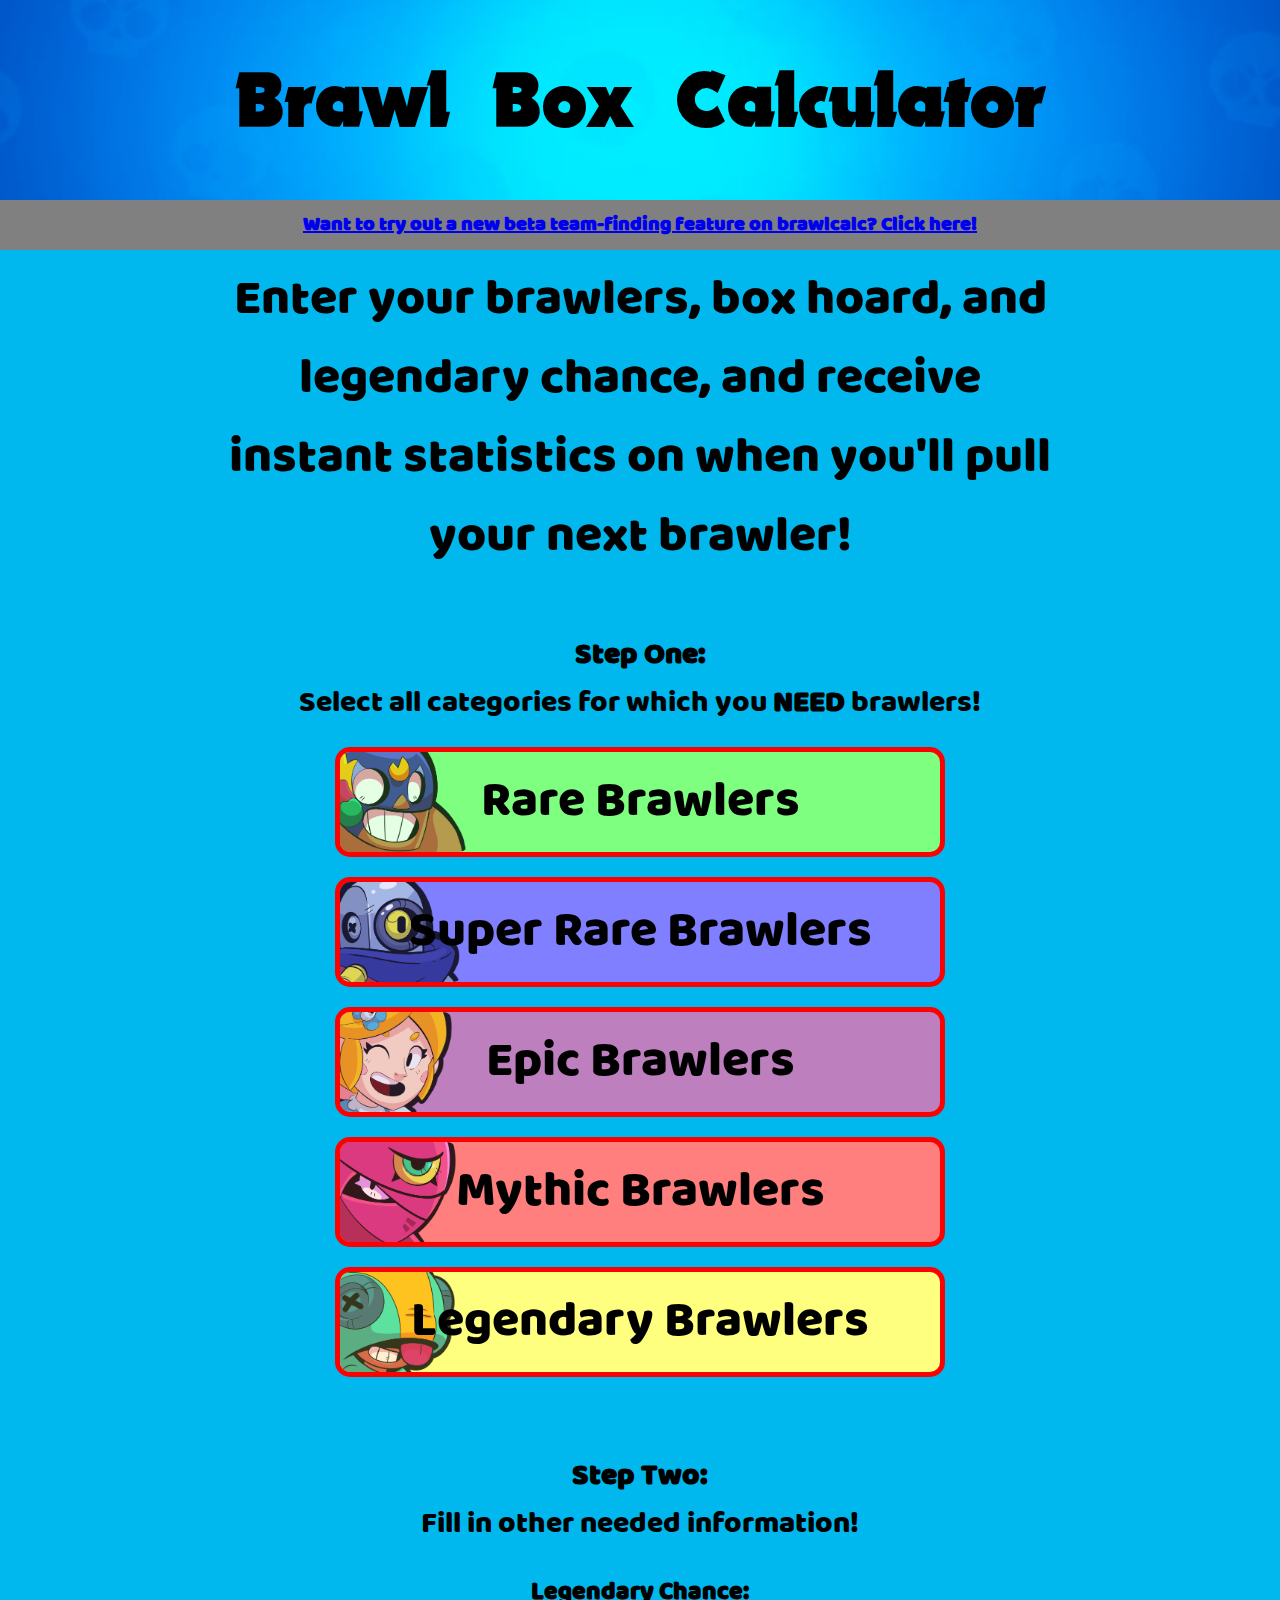
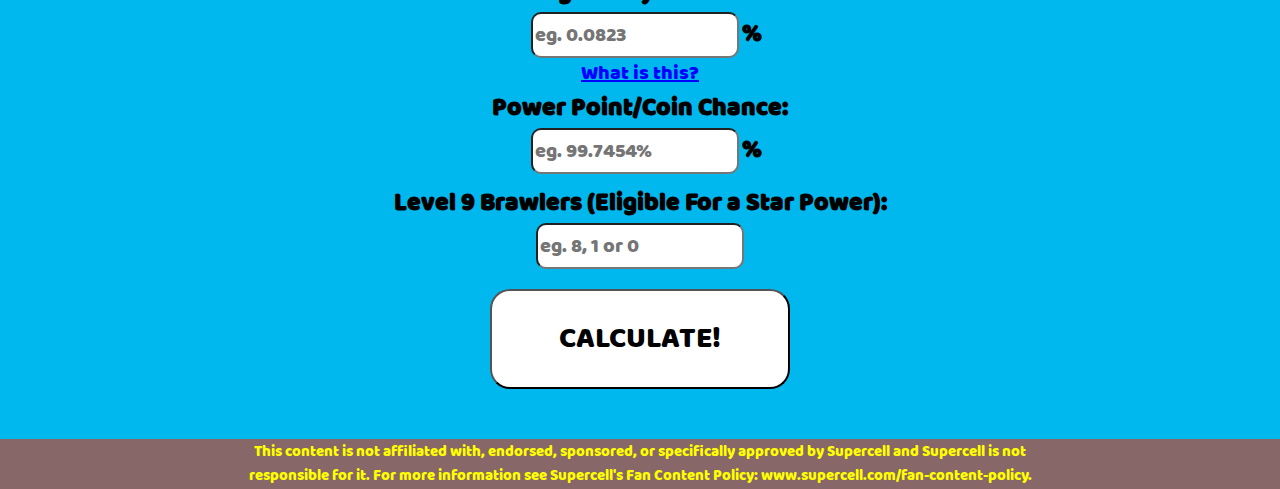
<file: docs/index.html>
<!DOCTYPE html>
<html>
<head>
    <meta name="viewport" content="width=1000">
<script src = "js/fastclick.min.js"></script>
    <!-- Global site tag (gtag.js) - Google Analytics -->
<link rel="stylesheet" type="text/css" href="css/main.css">
<title>Enter your information!</title>
<meta name="keywords" content="brawl box,calculator,simulator,brawl stars,brawlcalc,legendary">
<script src = 'js/jquery-3.3.1.min.js'></script>
</head>
<body bgcolor = '#676767'>
<div id = 'homehead' style = "height: 250px !important;">
<h1 id = 'webtitle'>Brawl Box Calculator</h1>
<a href = "https://brawlcalc.com/findgroup.php"><div width = 100% height = "50px" style = "background: grey;"><h3 style = "width: 800px; font-size: 20px; height: 50px !important; line-height: 50px;" style = "color: blue;">Want to try out a new beta team-finding feature on brawlcalc? Click here!</h3></div></a>
</div>
<div id = 'selectcont'>
<p id = 'homeinfo'>Enter your brawlers, box hoard, and legendary chance, and receive instant statistics on when you&#39ll pull your next brawler!</p>
    <div id = 'brawlers' align = 'center'>
        <div style = 'font-size: 30px; margin: 25px auto; width: 800px; word-wrap: normal; text-align: center; tabindex="1"'>
            <b>Step One:</b><br>
        Select all categories for which you <b>NEED</b> brawlers!
    </div>
    <div onclick = 'toggle(this)' class = 'untoggled tablecont rareBack brawlerimg heroimg classSelect' id = 'rareBrawl'><img class = 'heroimgtrue' src = 'cgi-bin/primo.png'><p>Rare Brawlers</p></div>
    <div class = 'classSelectInput hidden brawlCount' id = 'rareBrawlCount'><p>Rare Brawlers missing:</p><input name = "o" type = 'number' id = 'rareBrawlCountInput' value = "1" onchange = "countEdit(this)"></input></div>
    <div onclick = 'toggle(this)' class = 'untoggled tablecont superrareBack brawlerimg heroimg classSelect' id = 'superrareBrawl'><img class = 'heroimgtrue' src = 'cgi-bin/rico.png'><p>Super Rare Brawlers</p></div>
    <div class = 'classSelectInput hidden brawlCount' name = "oa" id = 'superrareBrawlCount'><p>Super Rare Brawlers missing:</p><input name = "o" type = 'number' id = 'superrareBrawlCountInput' value = "1" onchange = "countEdit(this)"></input></div>
    <div onclick = 'toggle(this)' class = 'untoggled tablecont epicBack brawlerimg heroimg classSelect' id = 'epicBrawl'><img class = 'heroimgtrue' src = 'cgi-bin/piper.png'><p>Epic Brawlers</p></div>
    <div class = 'classSelectInput hidden brawlCount' name = "ob" id = 'epicBrawlCount'><p>Epic Brawlers missing:</p><input name = "o" type = 'number' id = 'epicBrawlCountInput' value = "1" onchange = "countEdit(this)"></input></div>
    <div onclick = 'toggle(this)' class = 'untoggled tablecont mythicBack brawlerimg heroimg classSelect' id = 'mythicBrawl'><img class = 'heroimgtrue' src = 'cgi-bin/tara.png'><p>Mythic Brawlers</p></div>
    <div class = 'classSelectInput hidden brawlCount' name = "oc" id = 'mythicBrawlCount'><p>Mythic Brawlers missing:</p><input name = "o" type = 'number' id = 'mythicBrawlCountInput' value = "1" onchange = "countEdit(this)"></input></div>
    <div onclick = 'toggle(this)' class = 'untoggled tablecont legendaryBack brawlerimg heroimg classSelect' id = 'legendaryBrawl'><img class = 'heroimgtrue' src = 'cgi-bin/leon.png'><p>Legendary Brawlers</p></div>
    <div class = 'classSelectInput hidden brawlCount' name = "od" id = 'legendaryBrawlCount'><p>Legendary Brawlers missing:</p><input name = "o" type = 'number' id = 'legendaryBrawlCountInput' value = "1" onchange = "countEdit(this)"></input></div>
    </div>
    <br>
    <div style = 'font-size: 30px; margin: 25px auto; width: 800px; word-wrap: normal; text-align: center; tabindex="1"'>
            <b>Step Two:</b><br>
        Fill in other needed information!
    </div>
    <div id = 'inputs'>
        <div align = 'center' class = 'statinput'>
            <h2>Legendary Chance:</h2>
            <br>
<div class = "iNeedToMoveThisRight">
            <input type = 'text' id = 'leggie' placeholder = 'eg. 0.0823'>
            <h2>%</h2>
</div>
            <br>
            <a class = 'lonk' id = 'leghelptogg'>What is this?</a>
            <br>
            <span id = 'leghelp' class = 'hidden'>
                <h1 id = 'leginfo'>To find your chance of a legendary, go to your shop and tap on a big or mega box. Instead of buying it, tap on the question mark in the top left corner. That will bring you to a page showing more information about brawl box chances.</h1>
            </span>
</div>

<div align = 'center' class = 'statinput'>
            <h2>Power Point/Coin Chance:</h2>
            <br>
<div class = "iNeedToMoveThisRight">
            <input type = 'text' id = 'point' placeholder = 'eg. 99.7454%'>
            <h2>%</h2>
</div>
            <br>
</div>

        <div align = 'center' class = 'statinput slightDown'>
        	<h2 class = "slightDown">Level 9 Brawlers (Eligible For a Star Power):</h2>
            	<br>
            	<input type = 'text' id = 'stars' placeholder = 'eg. 8, 1 or 0'>
        </div>
        <!--<div align = 'center' class = 'statinput'>
            <h2>Are You Cyn?</h2>
            <br>
            <input type="checkbox" name="isCyn" value="cyn" id = "cyn">
        </div>-->
        </label>
        </div>
        <button id = 'calcbtn' onclick = 'getinfo();'>CALCULATE!</button>
    </div>
</div>
<!-- https://html-online.com/articles/cookie-consent-warning-strap-website/ -->
<div id="cookieConsent">
    <div id="closeCookieConsent">x</div>
    This website is using cookies for your convenience and improved ad targeting. <a href="\privacy.html">More info</a>. <a class="cookieConsentOK">That's Fine</a>
</div>
<footer class = 'foot'>
<div id = 'texthold'>
<p id = 'disclaim'>
    This content is not affiliated with, endorsed, sponsored, or specifically approved by Supercell and Supercell is not responsible for it. For more information see Supercell&#39s Fan Content Policy: www.supercell.com/fan-content-policy.
</p>
</div>
</footer>
</body>
<script>
var attachFastClick = Origami.fastclick;
attachFastClick(document.body);
$(document).ready(function(){
    $(this).scrollTop(0);
});
function countEdit(a){
a.value = Math.round(Math.abs(parseFloat(a.value)));
if(a.value === ""){
a.value = "0";
}
};
var brawlers = ['shelly', 'nita', 'colt', 'bull', 'jessie', 'brock', 'mike', 'bo', 'primo', 'barley', 'poco', 'rico', 'darryl', 'penny', 'piper', 'pam', 'frank', 'mortis', 'tara', 'spike', 'crow', 'leon'];
var brawlers2 = [['shelly', 'nita', 'colt', 'bull', 'jessie', 'brock', 'mike', 'bo'], ['primo', 'barley', 'poco'], ['rico', 'darryl', 'penny'], ['piper', 'pam', 'frank'], ['mortis', 'tara'], ['spike', 'crow', 'leon']];
var backs = ['blue', 'blue', 'blue', 'blue', 'blue', 'blue', 'blue', 'blue', 'green', 'green', 'green', 'darkblue', 'darkblue', 'darkblue', 'purple', 'purple', 'purple', 'red', 'red', 'yellow', 'yellow', 'yellow'];
var add = "";
add += "<table>"
var perRow = 3;
/*for(i = 8; i < brawlers.length; i ++){
    add += "<div onclick = \'toggle(this)\' class = 'untoggled tablecont' id = \'" + brawlers[i] + "div\'><div class = 'brawlerimg'><img class = 'heroimg' src = \'cgi-bin/" + brawlers[i] + ".png\'><img class = 'backimg' src = \'cgi-bin/back_" + backs[i] + ".jpg\'></div></div>";
    }
add += "</table>"
$("#brawlers").append(add);*/
</script>
<script>
    function toggle(e){
var classList = e.className.split(/\s+/);
    for (var i = 0; i < classList.length; i++) {
        if (classList[i] === 'toggled') {
        $(e).removeClass(classList[i]);
        $(e).addClass('untoggled');
        }
        if (classList[i] === 'untoggled') {
        $(e).removeClass(classList[i]);
        $(e).addClass('toggled');
        }
}
var id = e.id + "Count";
var f = $("#" + id);
var g = document.getElementById(id);
console.log(g);
if(f.hasClass("hidden")){
f.removeClass("hidden");
g.value = "1";
g.focus();
}
else{
f.addClass("hidden");
g.value = "0";
}
}

function imBad(){
var place = document.getElementById("leggie").value.split("");
for(var i = 0; i < place.length; i ++){
    if(place[i] === ','){
        place[i] = '.';
    }
}
var final = "";
for(var i = 0; i < place.length; i ++){
final += place[i];
}
document.getElementById("leggie").value = final;

place = document.getElementById("point").value.split("");
for(var i = 0; i < place.length; i ++){
    if(place[i] === ','){
        place[i] = '.';
    }
}
final = "";
for(var i = 0; i < place.length; i ++){
final += place[i];
}
document.getElementById("point").value = final;
};

setInterval(imBad, 1000/60);
function getinfo(){
    
    var info = {
        boxes: 0,
        chance: 0,
        points: 0,
        needRare: false,
        needSuperRare: false,
        needEpic: false,
        needMythic: false,
        needLegendary: false,
        stars: 0,
        isCyn: false,
        rareCount: 0,
        superrareCount: 0,
        epicCount: 0,
        mythicCount: 0,
        legendaryCount: 0
    }
    var doesHave = [false, false, false, false, false, false, false, false];
    info.boxes = 2;
    info.rareCount = Math.round(Math.abs(parseFloat(document.getElementById("rareBrawlCountInput").value)));
    info.superrareCount = Math.round(Math.abs(parseFloat(document.getElementById("superrareBrawlCountInput").value)));
    info.epicCount = Math.round(Math.abs(parseFloat(document.getElementById("epicBrawlCountInput").value)));
    info.mythicCount = Math.round(Math.abs(parseFloat(document.getElementById("mythicBrawlCountInput").value)));
    info.legendaryCount = Math.round(Math.abs(parseFloat(document.getElementById("legendaryBrawlCountInput").value)));
    info.chance = parseFloat(document.getElementById("leggie").value, 10);
    info.points = parseFloat(document.getElementById("point").value, 10);
    info.stars = parseFloat(document.getElementById("stars").value, 10);
    if(isNaN(info.boxes) || isNaN(info.chance) || isNaN(info.points) || isNaN(info.stars) || info.boxes < 0 || info.chance < 0 || info.chance > 1 || info.stars < 0){
    console.log(true);
    alert("Whoops! Double-check your inputs!");
    return;
    }
    else{
        doesHave[0] = true;
        doesHave[1] = true;
        doesHave[7] = true;
    }        
    
info.needRare = $(document.getElementById("rareBrawl")).hasClass('toggled');
if(!info.needRare){info.rareCount = 0;}
info.needSuperRare = $(document.getElementById("superrareBrawl")).hasClass('toggled');
if(!info.needSuperRare){info.superrareCount = 0;}
info.needEpic = $(document.getElementById("epicBrawl")).hasClass('toggled');
if(!info.needEpic){info.epicCount = 0;}
info.needMythic = $(document.getElementById("mythicBrawl")).hasClass('toggled');
if(!info.needMythic){info.mythicCount = 0;}
info.needLegendary = $(document.getElementById("legendaryBrawl")).hasClass('toggled');
if(!info.needLegendary){info.legendaryCount = 0;}
    /*if($(document.getElementById("cyn")).prop('checked')){
info.isCyn = true;
    }
    */
    function has(a){
    var end = true;
    for(var i = a.length - 1; i >= 0; --i){
        if(a[i] === false){
            end = false;
        }
    }
    return(end);
}
    localStorage.setItem('info', JSON.stringify(info));
    window.location.href = "results.html";
}
$(window).click(function(e){
if(!($('#leghelp').hasClass('hidden'))){
        $('#leghelp').addClass('hidden');
    }   
});
$('#leghelptogg').click(function() {
	event.stopPropagation();
});
$('#leghelptogg').click(function() {
    if($('#leghelp').hasClass('hidden')){
        $('#leghelp').removeClass('hidden');
    }
    else{
        $("#leghelp").addClass('hidden');
    }
});
//https://html-online.com/articles/cookie-consent-warning-strap-website/
$(document).ready(function(){   
    setTimeout(function () {
        $("#cookieConsent").fadeIn(200);
     }, 2000);
    $("#closeCookieConsent, .cookieConsentOK").click(function() {
        $("#cookieConsent").fadeOut(200);
    }); 
}); 
</script>
</html>
</file>
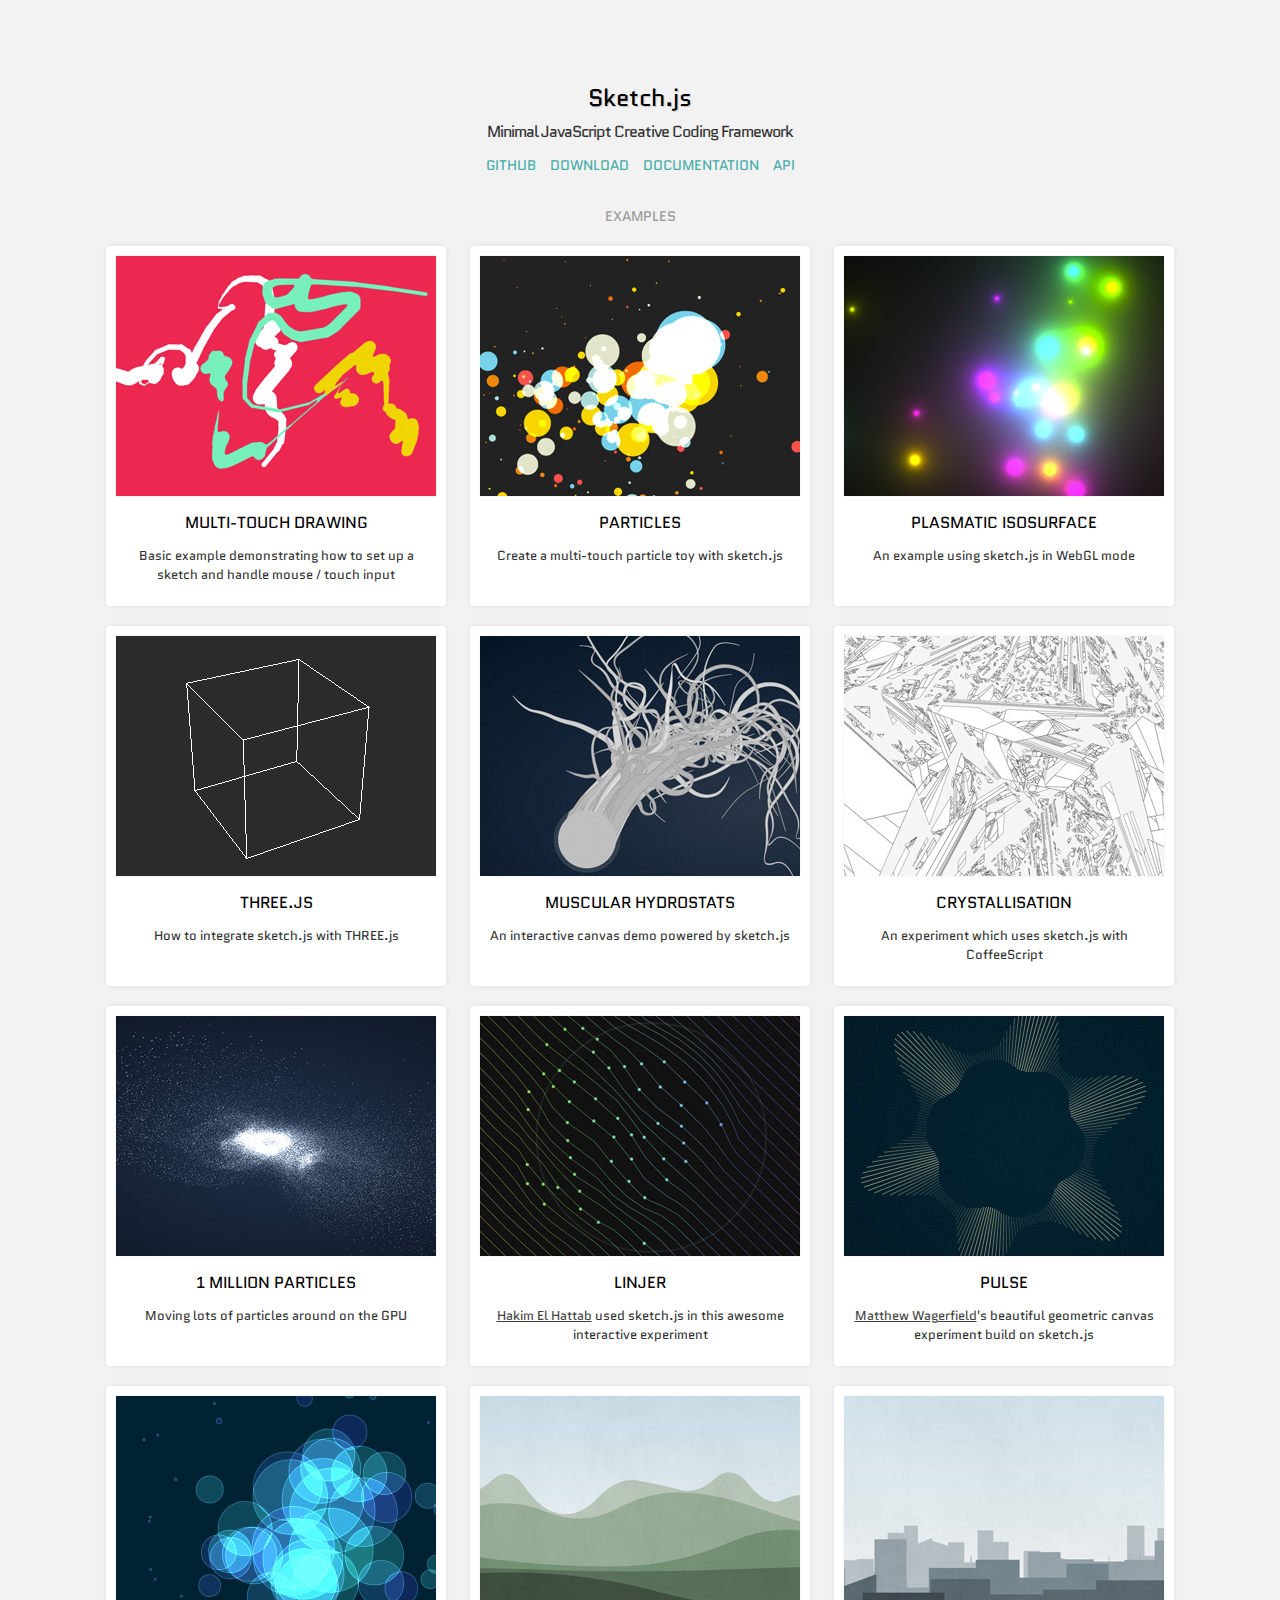
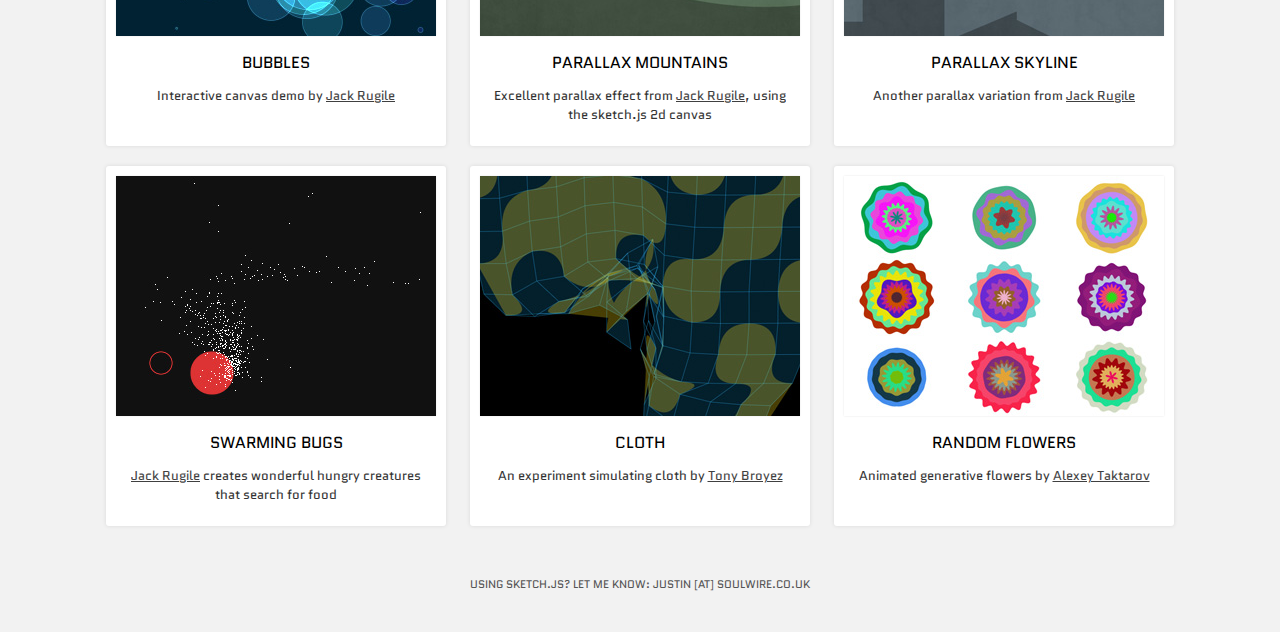
<file: docs/js/sketch.js-master/index.html>
<html>
    <head>
        <title>sketch.js</title>
        <link rel="stylesheet" href="examples/css/main.css">
    </head>
    <body>
        <header class="introduction">
            <hgroup>
                <h1>Sketch.js</h1>
                <h2>Minimal JavaScript Creative Coding Framework</h2>
            </hgroup>
        </header>
        <nav class="navigation">
            <a href="https://github.com/soulwire/sketch.js">Github</a>
            <a href="https://github.com/soulwire/sketch.js/archive/master.zip">Download</a>
            <a href="https://github.com/soulwire/sketch.js/wiki/">Documentation</a>
            <a href="https://github.com/soulwire/sketch.js/wiki/API">API</a>
        </nav>
        <section class="showcase">
            <h3>Examples</h3>
            <figure>
                <a href="examples/drawing.html" target="_blank">
                    <img src="examples/img/drawing.jpg">
                </a>
                <figcaption>
                    <strong>Multi-touch drawing</strong>
                    <p>Basic example demonstrating how to set up a sketch and handle mouse / touch input</p>
                </figcaption>
            </figure>
            <figure>
                <a href="examples/particles.html" target="_blank">
                    <img src="examples/img/particles.jpg">
                </a>
                <figcaption>
                    <strong>Particles</strong>
                    <p>Create a multi-touch particle toy with sketch.js</p>
                </figcaption>
            </figure>
            <figure>
                <a href="http://soulwire.github.com/Plasmatic-Isosurface/" target="_blank">
                    <img src="examples/img/plasma.jpg">
                </a>
                <figcaption>
                    <strong>Plasmatic Isosurface</strong>
                    <p>An example using sketch.js in WebGL mode</p>
                </figcaption>
            </figure>
            <figure>
                <a href="examples/three.html" target="_blank">
                    <img src="examples/img/three.jpg">
                </a>
                <figcaption>
                    <strong>THREE.js</strong>
                    <p>How to integrate sketch.js with THREE.js</p>
                </figcaption>
            </figure>
            <figure>
                <a href="http://soulwire.github.com/Muscular-Hydrostats/" target="_blank">
                    <img src="examples/img/tentacles.jpg">
                </a>
                <figcaption>
                    <strong>Muscular Hydrostats</strong>
                    <p>An interactive canvas demo powered by sketch.js</p>
                </figcaption>
            </figure>
            <figure>
                <a href="http://soulwire.github.com/Crystallisation/" target="_blank">
                    <img src="examples/img/crystallization.jpg">
                </a>
                <figcaption>
                    <strong>Crystallisation</strong>
                    <p>An experiment which uses sketch.js with CoffeeScript</p>
                </figcaption>
            </figure>
            <figure>
                <a href="http://soulwire.github.io/WebGL-GPU-Particles/" target="_blank">
                    <img src="examples/img/webgl-particles.jpg">
                </a>
                <figcaption>
                    <strong>1 Million Particles</strong>
                    <p>Moving lots of particles around on the GPU</p>
                </figcaption>
            </figure>
            <figure>
                <a href="http://lab.hakim.se/linjer/" target="_blank">
                    <img src="examples/img/linjer.jpg">
                </a>
                <figcaption>
                    <strong>Linjer</strong>
                    <p><a href="http://hakim.se/" target="_blank">Hakim El Hattab</a> used sketch.js in this awesome interactive experiment</p>
                </figcaption>
            </figure>
            <figure>
                <a href="http://codepen.io/MatthewWagerfield/full/ueIln" target="_blank">
                    <img src="examples/img/pulse.jpg">
                </a>
                <figcaption>
                    <strong>Pulse</strong>
                    <p><a href="http://wagerfield.com/" target="_blank">Matthew Wagerfield</a>'s beautiful geometric canvas experiment build on sketch.js</p>
                </figcaption>
            </figure>
            <figure>
                <a href="http://codepen.io/jackrugile/full/IjKLt" target="_blank">
                    <img src="examples/img/bubbles.jpg">
                </a>
                <figcaption>
                    <strong>Bubbles</strong>
                    <p>Interactive canvas demo by <a href="http://jackrugile.com/" target="_blank">Jack Rugile</a></p>
                </figcaption>
            </figure>
            <figure>
                <a href="http://codepen.io/jackrugile/full/Apfyn" target="_blank">
                    <img src="examples/img/parallax.jpg">
                </a>
                <figcaption>
                    <strong>Parallax Mountains</strong>
                    <p>Excellent parallax effect from <a href="http://jackrugile.com/" target="_blank">Jack Rugile</a>, using the sketch.js 2d canvas</p>
                </figcaption>
            </figure>
            <figure>
                <a href="http://codepen.io/jackrugile/full/qLCuE" target="_blank">
                    <img src="examples/img/skyline.jpg">
                </a>
                <figcaption>
                    <strong>Parallax Skyline</strong>
                    <p>Another parallax variation from <a href="http://jackrugile.com/" target="_blank">Jack Rugile</a></p>
                </figcaption>
            </figure>
            <figure>
                <a href="http://codepen.io/jackrugile/full/swLat" target="_blank">
                    <img src="examples/img/swarm.jpg">
                </a>
                <figcaption>
                    <strong>Swarming Bugs</strong>
                    <p><a href="http://jackrugile.com/" target="_blank">Jack Rugile</a> creates wonderful hungry creatures that search for food</p>
                </figcaption>
            </figure>
            <figure>
                <a href="http://refactored.fr/physics/sketch/" target="_blank">
                    <img src="examples/img/cloth.jpg">
                </a>
                <figcaption>
                    <strong>Cloth</strong>
                    <p>An experiment simulating cloth by <a href="http://refactored.fr/" target="_blank">Tony Broyez</a></p>
                </figcaption>
            </figure>
            <figure>
                <a href="http://codepen.io/molefrog/full/pilHJ" target="_blank">
                    <img src="examples/img/flowers.jpg">
                </a>
                <figcaption>
                    <strong>Random Flowers</strong>
                    <p>Animated generative flowers by <a href="http://molefrog.com/" target="_blank">Alexey Taktarov</a></p>
                </figcaption>
            </figure>
        </section>
        <footer class="footer">
            <p>Using sketch.js? Let me know: justin [at] soulwire.co.uk</p>
        </footer>
    </body>
</html>
</file>
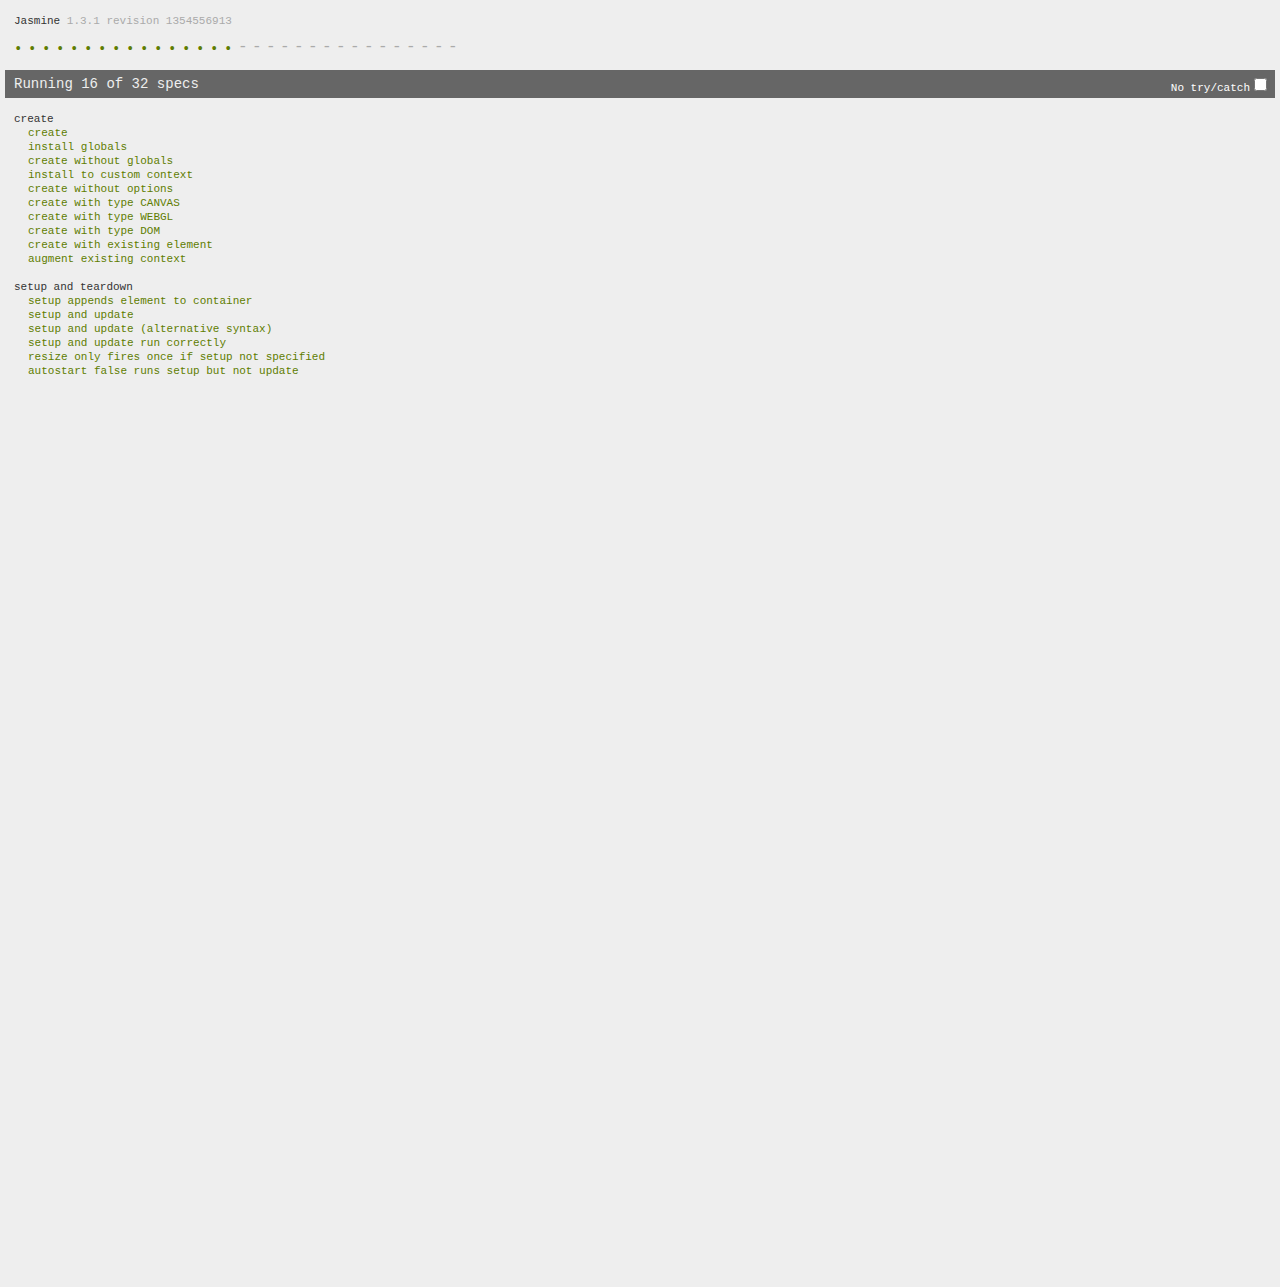
<file: docs/js/sketch.js-master/tests/index.html>
<!doctype html>
<html>
<head>
    <title>Sketch.js Test Suite</title>
    <link rel="shortcut icon" type="image/png" href="jasmine/jasmine_favicon.png">
    <link rel="stylesheet" type="text/css" href="jasmine/jasmine.css">
    <meta name="viewport" content="width=device-width, initial-scale=1">
    <meta charset="UTF-8">
</head>
<body>
    <!-- Jasmine -->
    <script src="jasmine/jasmine.js"></script>
    <script src="jasmine/jasmine-html.js"></script>
    <!-- Sketch -->
    <script src="../js/sketch.js"></script>
    <!-- Specs -->
    <script src="spec/sketch.js"></script>
    <script>
        
        (function() {

            var jasmineEnv = jasmine.getEnv();
            jasmineEnv.updateInterval = 1000;

            var htmlReporter = new jasmine.HtmlReporter();

            jasmineEnv.addReporter( htmlReporter );

            jasmineEnv.specFilter = function( spec ) {
                return htmlReporter.specFilter( spec );
            };

            var currentWindowOnload = window.onload;

            window.onload = function() {

                if (currentWindowOnload) {
                    currentWindowOnload();
                }

                execJasmine();
            };

            function execJasmine() {
                jasmineEnv.execute();
            }

        })();

    </script>
</body>
</html>
</file>
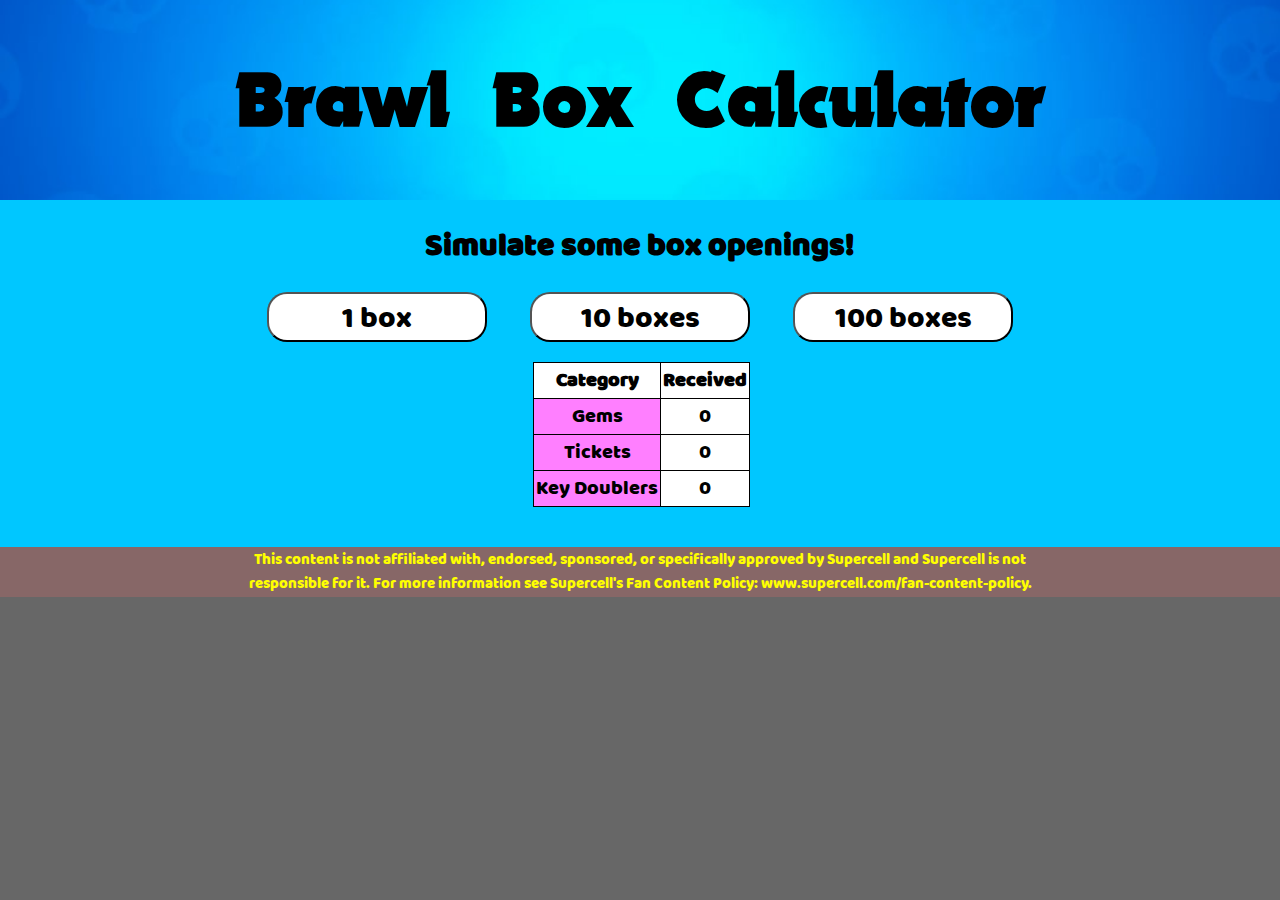
<file: docs/boxSim.html>
<!DOCTYPE html>
<html>
<head>
    <meta name="viewport" content="width=1000">
<script src = "js/fastclick.min.js"></script>
    <!-- Global site tag (gtag.js) - Google Analytics -->
<script async src="https://www.googletagmanager.com/gtag/js?id=UA-131365207-1"></script>
<script>
  window.dataLayer = window.dataLayer || [];
  function gtag(){dataLayer.push(arguments);}
  gtag('js', new Date());
  gtag('config', 'UA-131365207-1');
</script>
<link rel="stylesheet" type="text/css" href="css/main.css">
<title>Simulate some box openings!</title>
<script src = 'js/jquery-3.3.1.min.js'></script>
</head>
<body bgcolor = '#676767'>
<div id = 'homehead'>
<h1 id = 'webtitle'>Brawl Box Calculator</h1>
</div>
    <div id = 'statsbackbox' align = 'center'>
    <h1 id = 'simh1'>Simulate some box openings!</h1>
	<button id = "openOne" class = "boxOpen" onclick = "openBox(1)">1 box</button>
	<button id = "openTen" class = "boxOpen" onclick = "openBox(10)">10 boxes</button>
	<button id = "openHundred" class = "boxOpen" onclick = "openBox(100)">100 boxes</button>
	<br>
	<div id = "simTables">
	<div>
	<table id = "boxLeft" class = "boxTableThing">
        </table>
        </div>
        <div>
        <table id = "extraLeft" class = "boxTableThing">
        <tr><th>Category</th><th>Received</th></tr>
        <tr><td class = "extraBack">Gems</td><td>0</td></tr>
        <tr><td class = "extraBack">Tickets</td><td>0</td></tr>
        <tr><td class = "extraBack">Key Doublers</td><td>0</td></tr>
        </table>
        </div>
        </div>
	<table id = "boxResults" class = "boxTableThing">
        </table>
    </div>
<footer class = 'foot'>
<div id = 'texthold'>
<p id = 'disclaim'>
    This content is not affiliated with, endorsed, sponsored, or specifically approved by Supercell and Supercell is not responsible for it. For more information see Supercell&#39s Fan Content Policy: www.supercell.com/fan-content-policy.
</p>
</div>
</footer>
</body>
<script>
var attachFastClick = Origami.fastclick;
attachFastClick(document.body);
$(document).ready(function(){
    $(this).scrollTop(0);
});
var info = JSON.parse(localStorage.getItem('info'));

var pool = [];

var chances = {
    superrare: 0.012096,
    epic: 0.005472,
    mythic: 0.002496,
    legendary: info.chance / 100,
    star: 0.01,
    gold: .942,
    rare: 0,
}

var altchances = {
    superrare: 0.012096,
    epic: 0.005472,
    mythic: 0.002496,
    legendary: info.chance / 100,
    star: 0.01,
    gold: .942,
    rare: 0,
}

var counts = {
    legendary: info.legendaryCount,
    mythic: info.mythicCount,
    epic: info.epicCount,
    superrare: info.superrareCount,
    rare: info.rareCount,
    star: info.stars
}

chances.rare = 1 - chances.superrare - chances.epic - chances.legendary - chances.mythic - chances.star - chances.gold;

function getChances(){
var has  = 0;
var hasnt = 0;
hasnt += chances.gold;

function putRight(a, b){
if(a){hasnt += b;}else{has += b;}
};

putRight(counts.legendary > 0, chances.legendary);
putRight(counts.mythic > 0, chances.mythic);
putRight(counts.epic > 0, chances.epic);
putRight(counts.superrare > 0, chances.superrare);
putRight(counts.rare > 0, chances.rare);
putRight(counts.star > 0, chances.star);

function toReal(a, b){
if(a){
return(b/hasnt);
}
else{return(0);}
}

altchances.legendary = toReal(counts.legendary > 0, chances.legendary);
altchances.mythic = toReal(counts.mythic > 0, chances.mythic);
altchances.epic = toReal(counts.epic > 0, chances.epic);
altchances.superrare = toReal(counts.superrare > 0, chances.superrare);
altchances.star = toReal(counts.star > 0, chances.star);
altchances.rare = toReal(counts.rare > 0, chances.rare);
altchances.gold = toReal(true, chances.gold);

pool = [];

var allPulls = [altchances.gold, altchances.rare, altchances.superrare, altchances.star, altchances.epic, altchances.mythic, altchances.legendary];

function getOddsUpTo(a){
    var end = 0;
    for(var i = 0; i <= a; i ++){
        end += allPulls[i];
    }
    return(end);
}

for(var i = 0; i < allPulls.length; i ++){
    pool.push([getOddsUpTo(i - 1), getOddsUpTo(i), i]);
}
}

getChances();

var texts = {
    superrare: "A SUPER RARE BRAWLER. Not bad!",
    epic: "An EPIC BRAWLER! That's rare!",
    mythic: "You got a MYTHIC BRAWLER! Amazing!",
    legendary: "The stars aligned to give you a LEGENDARY BRAWLER!",
    star: "You pulled a STAR POWER! Nice!",
    gold: "Nothing special here. Just COINS.",
    rare: "You pulled a RARE BRAWLER!",
};

var allTexts = [texts.gold, texts.rare, texts.superrare, texts.star, texts.epic, texts.mythic, texts.legendary];

var associates = ["", "rare", "superrare", "star", "epic", "mythic", "legendary"];

var backs = ["coinBack", "rareBack", "superrareBack", "starBack", "epicBack", "mythicBack", "legendaryBack"];

var mults = [-1/30, 1, 2, 0, 3, 4, 5];

var pulls = [];

var number = 1;

var tableAdd = "";

function setLeft(){
var leftStuff = [["&#8734", "coinBack", "Coins", altchances.gold], [counts.star, "starBack", "Star Power", altchances.star], [counts.rare, "rareBack", "Rare Brawler", altchances.rare], [counts.superrare, "superrareBack", "Super Rare Brawler", altchances.superrare], [counts.epic, "epicBack", "Epic Brawler", altchances.epic], [counts.mythic, "mythicBack", "Mythic Brawler", altchances.mythic], [counts.legendary, "legendaryBack", "Legendary Brawler", altchances.legendary]];
document.getElementById("boxLeft").innerHTML = "<tr><th>Category</th><th>Remaining</th><th>Chance</th></tr>";
for(var i = 0; i < leftStuff.length; i ++){
document.getElementById("boxLeft").innerHTML += "<tr><td class = \'" + leftStuff[i][1] + "\'>" + leftStuff[i][2] + "</td><td>" + leftStuff[i][0] + "</td><td>" + (leftStuff[i][3] * 100).toFixed(4) + "%</td></tr>";
}
};

setLeft();

function checkIsValid(a){
var isValid = false;
for(var j = 0; j < pool.length; j ++){
    if(a >= pool[j][0] && a < pool[j][1]){
	isValid = true;
    }
}
return(isValid);
};

var gems = 0;
var tickets = 0;
var doublers = 0;

function openBox(q){
var pastNum = number;
while(number < pastNum + q){
var randNum = Math.random();
for(var j = 0; j < pool.length; j ++){
    if(randNum >= pool[j][0] && randNum < pool[j][1]){
        var id = pool[j][2];
        pulls.push(allTexts[pool[j][2]]);
        tableAdd = "<tr><td>" + number + "</td><td class = \'" + backs[id] + "\'>" + allTexts[id] + "</td>";
        number ++;
        var randNum2 = Math.random();
        if(randNum < 0.03){
        doublers += 200;
        tableAdd += "<td class = \'extraBack\'>200 Key Doublers</td>";
        }
        if(randNum >= 0.03 && randNum < 0.03 + 0.09){
        if(randNum2 >= 0.39){
        gems += 3;
        tableAdd += "<td class = \'extraBack\'>3 Gems</td>";
        }
        else if(randNum2 >= 0.12){
        gems += 5;
        tableAdd += "<td class = \'extraBack\'>5 Gems</td>";
        }
        else if(randNum2 >= 0.03){
        gems += 8;
        tableAdd += "<td class = \'extraBack\'>8 Gems</td>";
        }
        else{
        gems += 12;
        tableAdd += "<td class = \'extraBack\'>12 Gems</td>";
        }
        }
        else if(randNum >= 0.12 && randNum < 0.37){
        if(randNum2 >= 2/3){
        tickets += 3;
        tableAdd += "<td class = \'extraBack\'>3 Tickets</td>";
        }
        else if(randNum2 >= 1/3){
        tickets += 2;
        tableAdd += "<td class = \'extraBack\'>2 Tickets</td>";
        }
        else{
        tickets += 1;
        tableAdd += "<td class = \'extraBack\'>1 Ticket</td>";
        }
        }
        var add = document.getElementById("boxResults").insertRow(0);
        add.innerHTML = tableAdd + "</tr>";
        document.getElementById("extraLeft").rows[1].cells[1].innerHTML = gems;
        document.getElementById("extraLeft").rows[2].cells[1].innerHTML = tickets;
        document.getElementById("extraLeft").rows[3].cells[1].innerHTML = doublers;
        if(chances.legendary + mults[id] * 0.0048/100 < 0.01 && chances.legendary + mults[id] * 0.0048/100 > 0){
        chances.legendary += mults[id] * 0.0048/100;
        chances.legendary -= mults[id] * 0.0048/100;
        }
        switch(associates[id]){
        case "rare":
        counts.rare--;
        break;
        case "star":
        counts.star--;
        break;
        case "superrare":
        counts.superrare--;
        break;
        case "epic":
        counts.epic--;
        break;
        case "mythic":
        counts.mythic--;
        break;
        case "legendary":
        counts.legendary--;
        break;
        }
        getChances();
        break;
    }
}
setLeft();
}
};
</script>
</html>
</file>
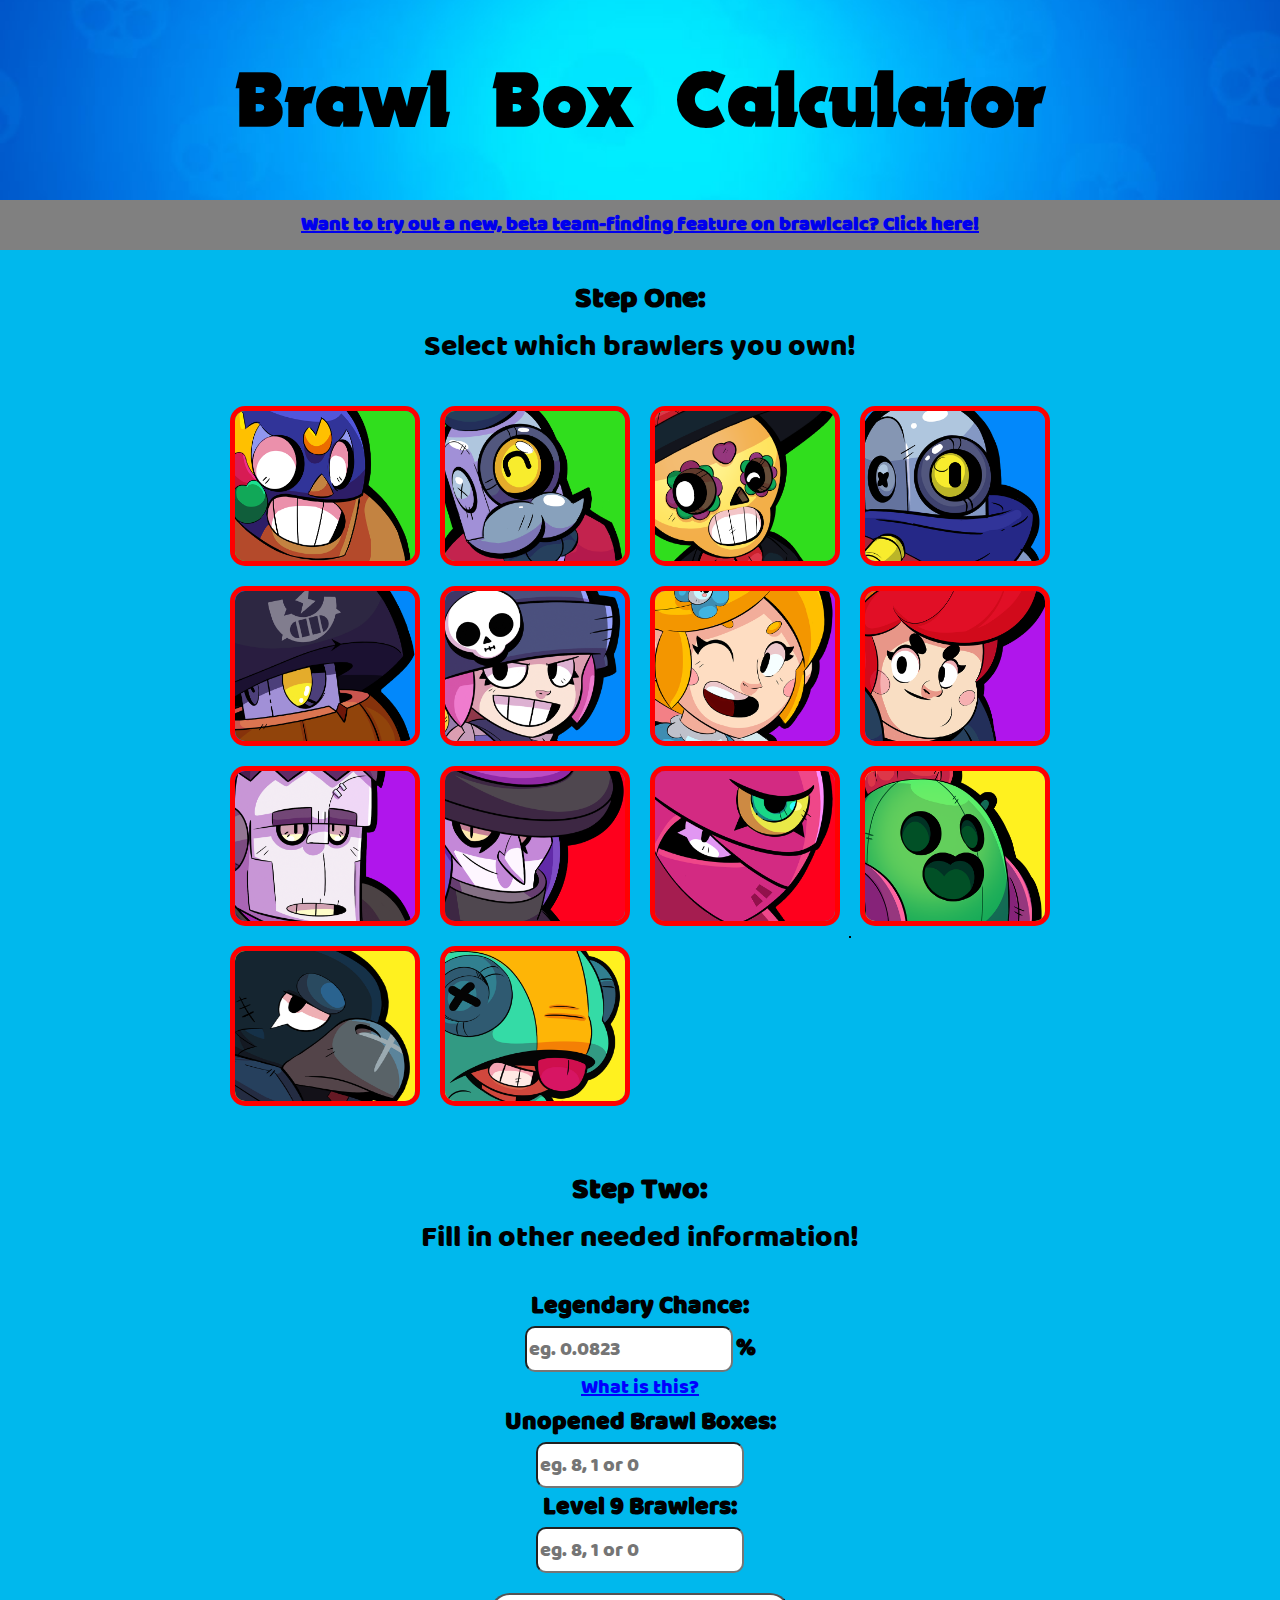
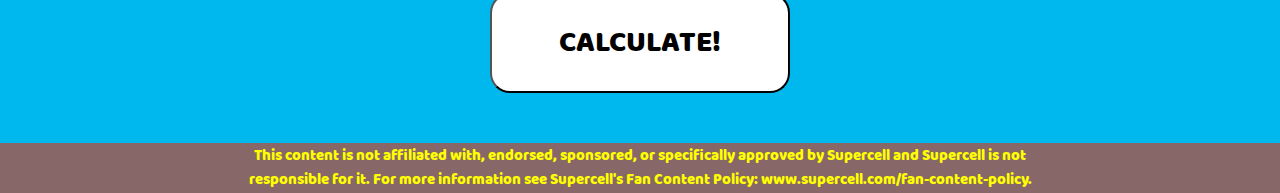
<file: docs/calc.html>
<!DOCTYPE html>
<html>
<head>
    <!-- Global site tag (gtag.js) - Google Analytics -->
<link rel="stylesheet" type="text/css" href="css/main.css">
<title>Enter your information!</title>
<script src = 'js/jquery-3.3.1.min.js'></script>
</head>
<body bgcolor = '#676767'>
<div id = 'homehead' style = "height: 250px !important;">
<h1 id = 'webtitle'>Brawl Box Calculator</h1>
<a href = "https://brawlcalc.com/findgroup.php"><div width = 100% height = "50px" style = "background: grey;"><h3 style = "width: 800px; font-size: 20px; height: 50px !important; line-height: 50px;" style = "color: blue;">Want to try out a new, beta team-finding feature on brawlcalc? Click here!</h3></div></a>
</div>
<div id = 'selectcont'>
    <div id = 'brawlers' align = 'center'>
        <div style = 'font-size: 30px; margin: 25px auto; width: 800px; word-wrap: normal; text-align: center; tabindex="1"'>
            <b>Step One:</b><br>
        Select which brawlers you own!
    </div>
    </div>
    <br>
    <div style = 'font-size: 30px; margin: 25px auto; width: 800px; word-wrap: normal; text-align: center; tabindex="1"'>
            <b>Step Two:</b><br>
        Fill in other needed information!
    </div>
    <div id = 'inputs'>
        <div align = 'center' class = 'statinput'>
            <h2>Legendary Chance:</h2>
            <br>
            <input type = 'text' id = 'leggie' placeholder = 'eg. 0.0823'>
            <h2>%</h2>
            <br>
            <a class = 'lonk' id = 'leghelptogg'>What is this?</a>
            <br>
            <span id = 'leghelp' class = 'hidden'>
                <h1 id = 'leginfo'>To find your chance of a legendary, go to your shop and tap on a big or mega box. Instead of buying it, tap on the question mark in the top left corner. That will bring you to a page showing more information about brawl box chances.</h1>
            </span>
            </div>
        <div align = 'center' class = 'statinput'>
            <h2>Unopened Brawl Boxes:</h2>
            <br>
            <input type = 'text' id = 'boxes' placeholder = 'eg. 8, 1 or 0'>
        </div>
        <div align = 'center' class = 'statinput'>
        	<h2>Level 9 Brawlers:</h2>
            	<br>
            	<input type = 'text' id = 'stars' placeholder = 'eg. 8, 1 or 0'>
        </div>
        <!--<div align = 'center' class = 'statinput'>
            <h2>Are You Cyn?</h2>
            <br>
            <input type="checkbox" name="isCyn" value="cyn" id = "cyn">
        </div>-->
        </label>
        </div>
        <button id = 'calcbtn' onclick = 'getinfo();'>CALCULATE!</button>
    </div>
</div>
<footer class = 'foot'>
<div id = 'texthold'>
<p id = 'disclaim'>
    This content is not affiliated with, endorsed, sponsored, or specifically approved by Supercell and Supercell is not responsible for it. For more information see Supercell&#39s Fan Content Policy: www.supercell.com/fan-content-policy.
</p>
</div>
</footer>
</body>
<script>
$(document).ready(function(){
    $(this).scrollTop(0);
});
var brawlers = ['shelly', 'nita', 'colt', 'bull', 'jessie', 'brock', 'mike', 'bo', 'primo', 'barley', 'poco', 'rico', 'darryl', 'penny', 'piper', 'pam', 'frank', 'mortis', 'tara', 'spike', 'crow', 'leon'];
var brawlers2 = [['shelly', 'nita', 'colt', 'bull', 'jessie', 'brock', 'mike', 'bo'], ['primo', 'barley', 'poco'], ['rico', 'darryl', 'penny'], ['piper', 'pam', 'frank'], ['mortis', 'tara'], ['spike', 'crow', 'leon']];
var backs = ['blue', 'blue', 'blue', 'blue', 'blue', 'blue', 'blue', 'blue', 'green', 'green', 'green', 'darkblue', 'darkblue', 'darkblue', 'purple', 'purple', 'purple', 'red', 'red', 'yellow', 'yellow', 'yellow'];
var add = "";
add += "<table>"
var perRow = 3;
for(i = 8; i < brawlers.length; i ++){
    add += "<div onclick = \'toggle(this)\' class = 'untoggled tablecont' id = \'" + brawlers[i] + "div\'><div class = 'brawlerimg'><img class = 'heroimg' src = \'cgi-bin/" + brawlers[i] + ".png\'><img class = 'backimg' src = \'cgi-bin/back_" + backs[i] + ".jpg\'></div></div>";
    }
add += "</table>"
$("#brawlers").append(add);
</script>
<script>
    function toggle(e){
var classList = e.className.split(/\s+/);
    for (var i = 0; i < classList.length; i++) {
        if (classList[i] === 'toggled') {
        $(e).removeClass(classList[i]);
        $(e).addClass('untoggled');
        }
        if (classList[i] === 'untoggled') {
        $(e).removeClass(classList[i]);
        $(e).addClass('toggled');
        }
}
}

function imBad(){
/*var place = document.getElementById("leggie").value;
for(var i = 0; i < place.length; i ++){
    if(place[i] === ','){
        place[i] = '.';
    }
}
document.getElementById("leggie").value = place;*/
var place = document.getElementById("leggie").value;
place.replace(/,/g, ".");
document.getElementById("leggie").value = place;
};

setInterval(imBad, 1000/60);

function getinfo(){
    
    var info = {
        boxes: 0,
        chance: 0,
        needRare: false,
        needSuperRare: false,
        needEpic: false,
        needMythic: false,
        needLegendary: false,
        stars: 0,
        isCyn: false,
    }
    var doesHave = [false, false, false, false, false, false, false, false];
    info.boxes = parseInt(document.getElementById("boxes").value, 10);
    info.chance = parseFloat(document.getElementById("leggie").value, 10);
    info.stars = parseFloat(document.getElementById("stars").value, 10);
    console.log(info.boxes + "   " + info.chance);
    if(isNaN(info.boxes) || isNaN(info.chance) || isNaN(info.stars) || info.boxes < 0 || info.chance < 0 || info.chance > 1 || info.stars < 0){
    console.log(true);
    alert("Whoops! Double-check your inputs!");
    return;
    }
    else{
        doesHave[0] = true;
        doesHave[1] = true;
        doesHave[7] = true;
    }
    for(var i = brawlers2[1].length - 1; i >= 0; --i){
        if($(document.getElementById(brawlers2[1][i] + "div")).hasClass('untoggled')){
            info.needRare = true;
            doesHave[2] = true;
        }
    }
    for(var i = brawlers2[2].length - 1; i >= 0; --i){
        if($(document.getElementById(brawlers2[2][i] + "div")).hasClass('untoggled')){
            info.needSuperRare = true;
            doesHave[3] = true;
        }
    }
    for(var i = brawlers2[3].length - 1; i >= 0; --i){
        if($(document.getElementById(brawlers2[3][i] + "div")).hasClass('untoggled')){
            info.needEpic = true;
            doesHave[4] = true;
        }
    }
    for(var i = brawlers2[4].length - 1; i >= 0; --i){
        if($(document.getElementById(brawlers2[4][i] + "div")).hasClass('untoggled')){
            info.needMythic = true;
            doesHave[5] = true;
        }
    }
    for(var i = brawlers2[5].length - 1; i >= 0; --i){
        if($(document.getElementById(brawlers2[5][i] + "div")).hasClass('untoggled')){
            info.needLegendary = true;
            doesHave[6] = true;
        }
    }
    /*if($(document.getElementById("cyn")).prop('checked')){
info.isCyn = true;
    }
    */
    function has(a){
    var end = true;
    for(var i = a.length - 1; i >= 0; --i){
        if(a[i] === false){
            end = false;
        }
    }
    return(end);
}
    localStorage.setItem('info', JSON.stringify(info));
    window.location.href = "results.html";
}
$(window).click(function(e){
if(!($('#leghelp').hasClass('hidden'))){
        $('#leghelp').addClass('hidden');
    }   
});
$('#leghelptogg').click(function() {
	event.stopPropagation();
});
$('#leghelptogg').click(function() {
    if($('#leghelp').hasClass('hidden')){
        $('#leghelp').removeClass('hidden');
    }
    else{
        $("#leghelp").addClass('hidden');
    }
});
</script>
</html>
</file>
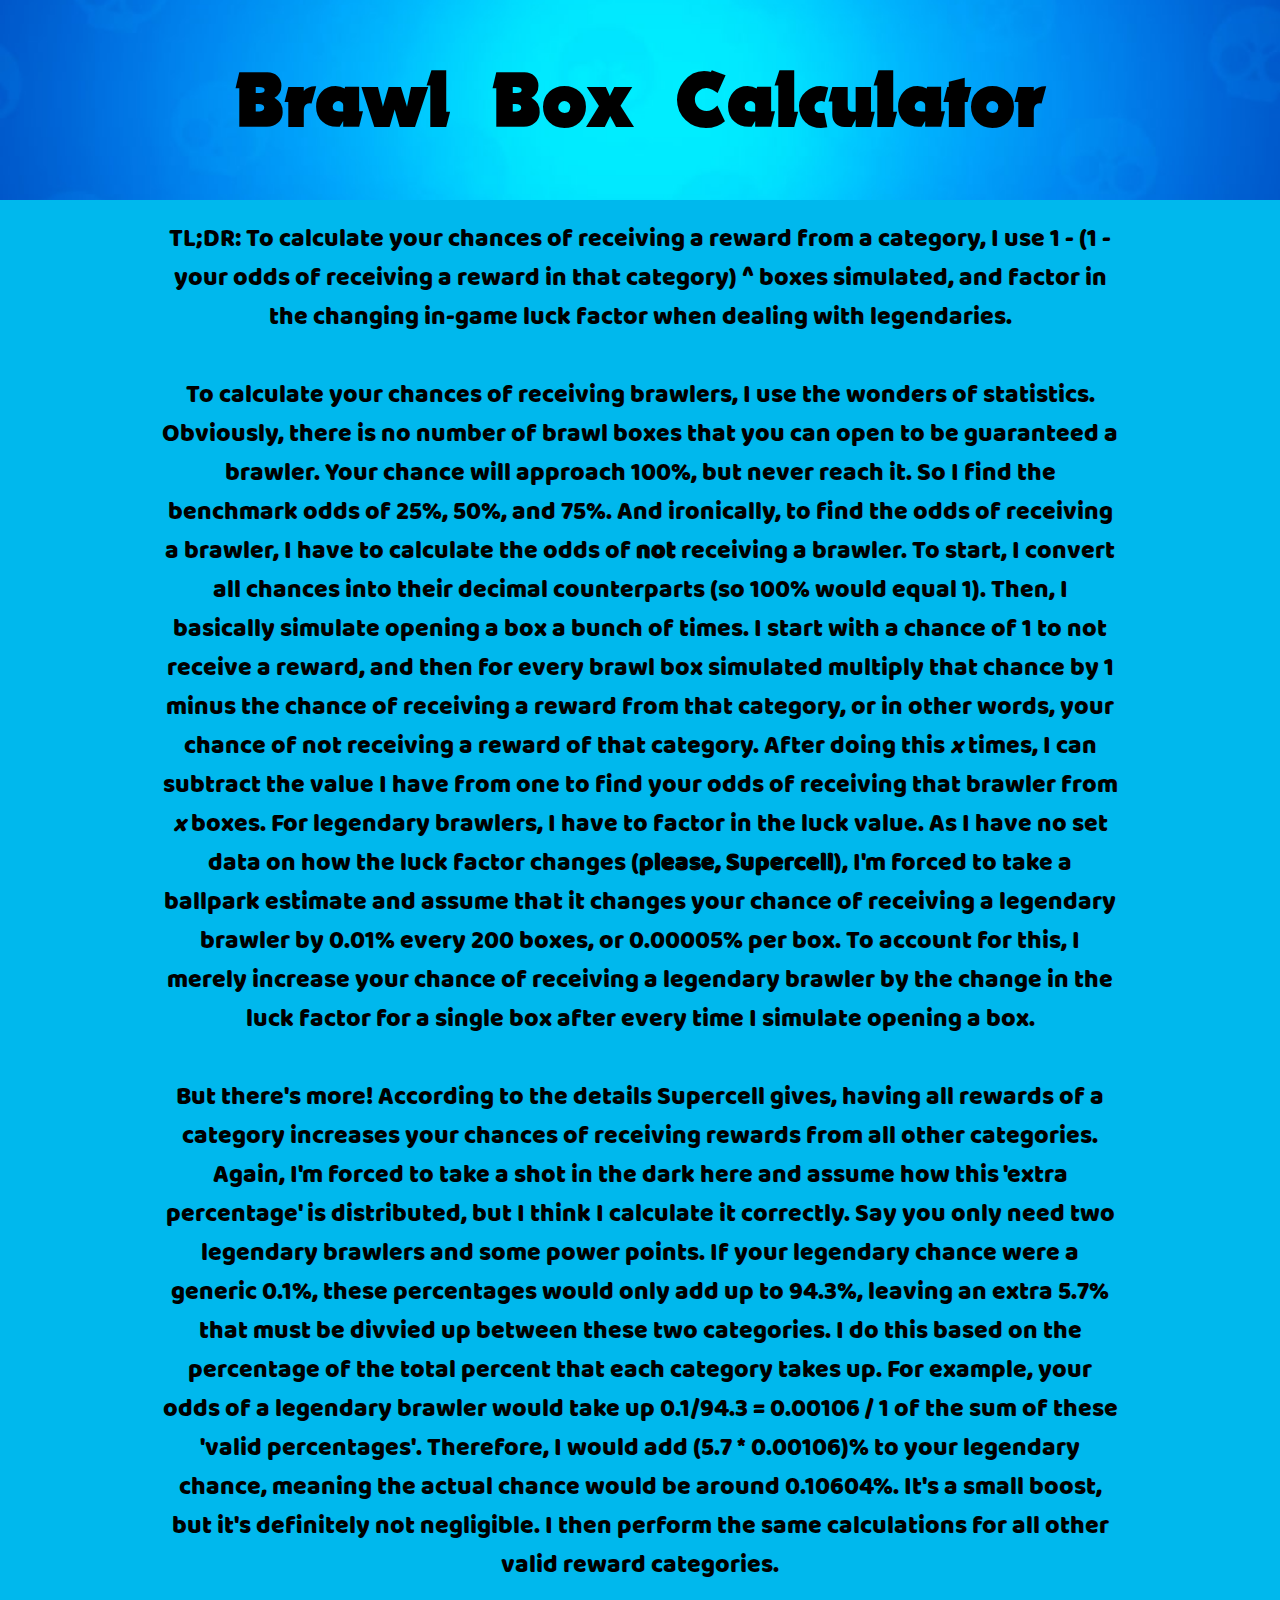
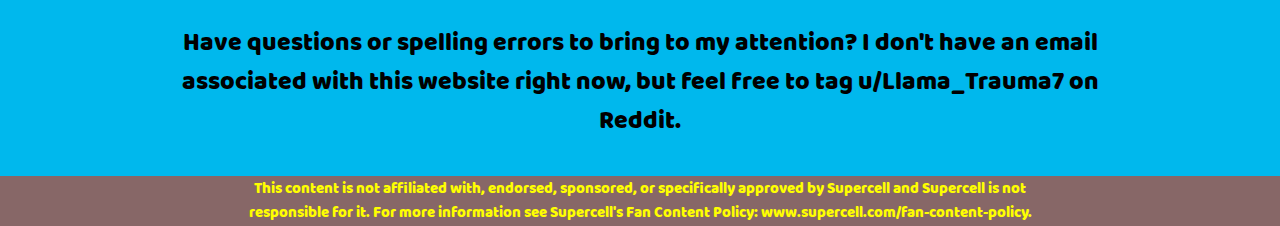
<file: docs/explain.html>
<!DOCTYPE html>
<html>
<head>
    <meta name="viewport" content="width=1000">
<meta name="description" content="Enter your information to recieve statistics about Brawl Stars brawl box odds!"/>
<!-- Global site tag (gtag.js) - Google Analytics -->
<link rel="stylesheet" type="text/css" href="css/main.css">
<title>How do I perform my calculations?</title>
<script src = 'js/jquery-3.3.1.min.js'></script>
</head>
<body bgcolor = '#676767'>
<div id = 'homehead'>
<h1 id = 'webtitle'>Brawl Box Calculator</h1>
</div>
<div id = 'selectcont'>
<div id = 'explainStuff'>TL;DR: To calculate your chances of receiving a reward from a category, I use 1 - (1 - your odds of receiving a reward in that category) ^ boxes simulated, and factor in the changing in-game luck factor when dealing with legendaries.<br><br>To calculate your chances of receiving brawlers, I use the wonders of statistics. Obviously, there is no number of brawl boxes that you can open to be guaranteed a brawler. Your chance will approach 100%, but never reach it. So I find the benchmark odds of 25%, 50%, and 75%. And ironically, to find the odds of receiving a brawler, I have to calculate the odds of <b>not</b> receiving a brawler. To start, I convert all chances into their decimal counterparts (so 100% would equal 1). Then, I basically simulate opening a box a bunch of times. I start with a chance of 1 to not receive a reward, and then for every brawl box simulated multiply that chance by 1 minus the chance of receiving a reward from that category, or in other words, your chance of not receiving a reward of that category. After doing this <em>x</em> times, I can subtract the value I have from one to find your odds of receiving that brawler from <em>x</em> boxes. For legendary brawlers, I have to factor in the luck value. As I have no set data on how the luck factor changes (<b>please, Supercell</b>), I'm forced to take a ballpark estimate and assume that it changes your chance of receiving a legendary brawler by 0.01% every 200 boxes, or 0.00005% per box. To account for this, I merely increase your chance of receiving a legendary brawler by the change in the luck factor for a single box after every time I simulate opening a box.<br><br>But there's more! According to the details Supercell gives, having all rewards of a category increases your chances of receiving rewards from all other categories. Again, I'm forced to take a shot in the dark here and assume how this 'extra percentage' is distributed, but I think I calculate it correctly. Say you only need two legendary brawlers and some power points. If your legendary chance were a generic 0.1%, these percentages would only add up to 94.3%, leaving an extra 5.7% that must be divvied up between these two categories. I do this based on the percentage of the total percent that each category takes up. For example, your odds of a legendary brawler would take up 0.1/94.3 = 0.00106 / 1 of the sum of these 'valid percentages'. Therefore, I would add (5.7 * 0.00106)% to your legendary chance, meaning the actual chance would be around 0.10604%. It's a small boost, but it's definitely not negligible. I then perform the same calculations for all other valid reward categories.<br><br>Have questions or spelling errors to bring to my attention? I don't have an email associated with this website right now, but feel free to tag u/Llama_Trauma7 on Reddit.</p>
</div>
</body>
<footer class = 'foot'>
<div id = 'texthold'>
<p id = 'disclaim'>
    This content is not affiliated with, endorsed, sponsored, or specifically approved by Supercell and Supercell is not responsible for it. For more information see Supercell&#39s Fan Content Policy: www.supercell.com/fan-content-policy.
</p>
</div>
</footer>
</html>
</file>
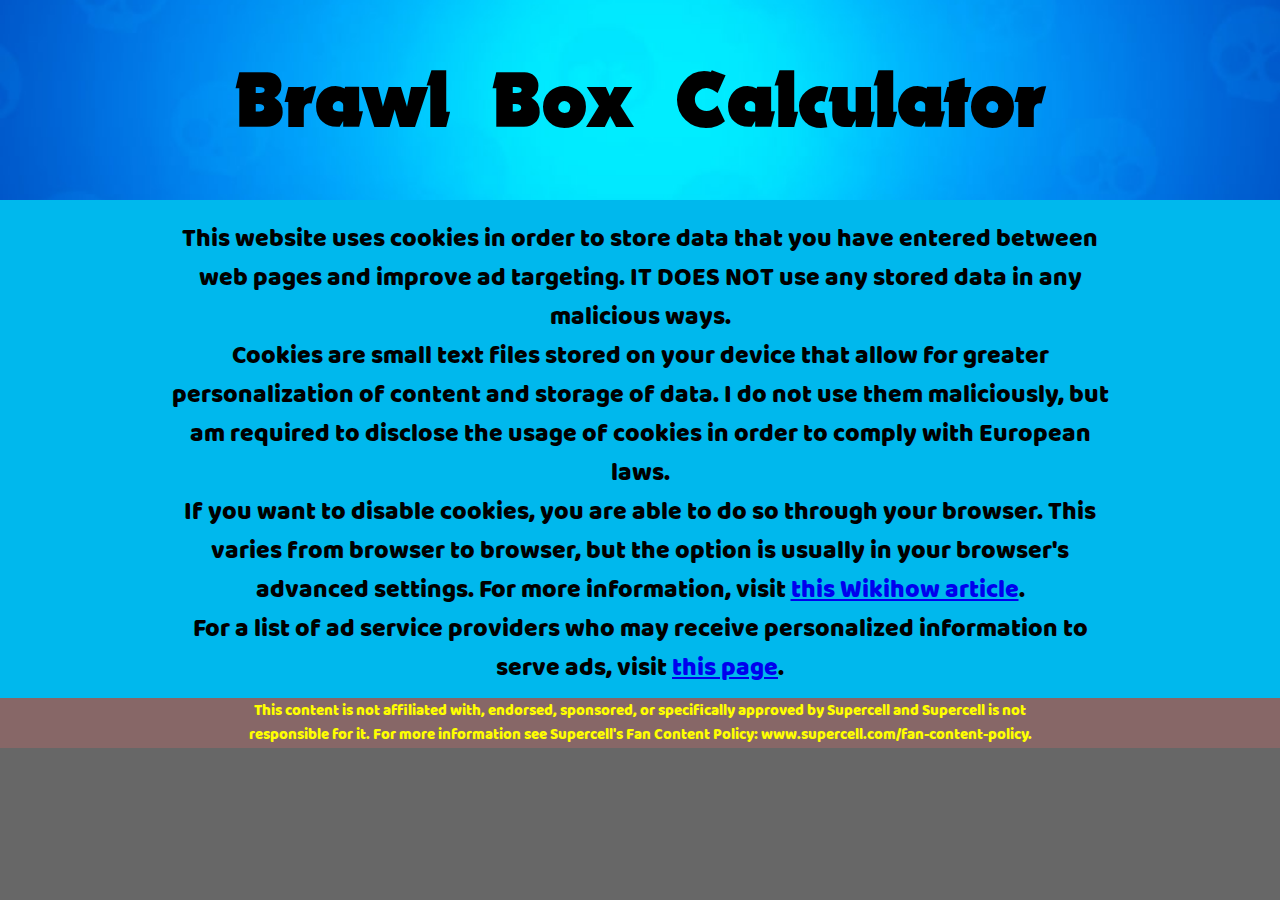
<file: docs/privacy.html>
<!DOCTYPE html>
<html>
<head>
<script>
  window.dataLayer = window.dataLayer || [];
  function gtag(){dataLayer.push(arguments);}
  gtag('js', new Date());

  gtag('config', 'UA-131365207-1');
</script>

<link rel="stylesheet" type="text/css" href="css/main.css">
<title>Cookies and whatnot</title>
<script src = 'js/jquery-3.3.1.min.js'></script>
</head>
<body bgcolor = '#676767'>
<div id = 'homehead'>
<h1 id = 'webtitle'>Brawl Box Calculator</h1>
</div>
<div id = 'selectcont'>
<div id = 'explainStuff'>This website uses cookies in order to store data that you have entered between web pages and improve ad targeting. IT DOES NOT use any stored data in any malicious ways.<br>Cookies are small text files stored on your device that allow for greater personalization of content and storage of data. I do not use them maliciously, but am required to disclose the usage of cookies in order to comply with European laws.<br>If you want to disable cookies, you are able to do so through your browser. This varies from browser to browser, but the option is usually in your browser's advanced settings. For more information, visit <a style = "font-size: 25px;" href = "https://www.wikihow.com/Disable-Cookies">this Wikihow article</a>.<br>For a list of ad service providers who may receive personalized information to serve ads, visit <a style = "font-size: 25px;" href = "https://support.google.com/adsense/answer/9012903?hl=en">this page</a>.
</div>
</body>
<footer class = 'foot'>
<div id = 'texthold'>
<p id = 'disclaim'>
    This content is not affiliated with, endorsed, sponsored, or specifically approved by Supercell and Supercell is not responsible for it. For more information see Supercell&#39s Fan Content Policy: www.supercell.com/fan-content-policy.
</p>
</div>
</footer>
</html>
</file>
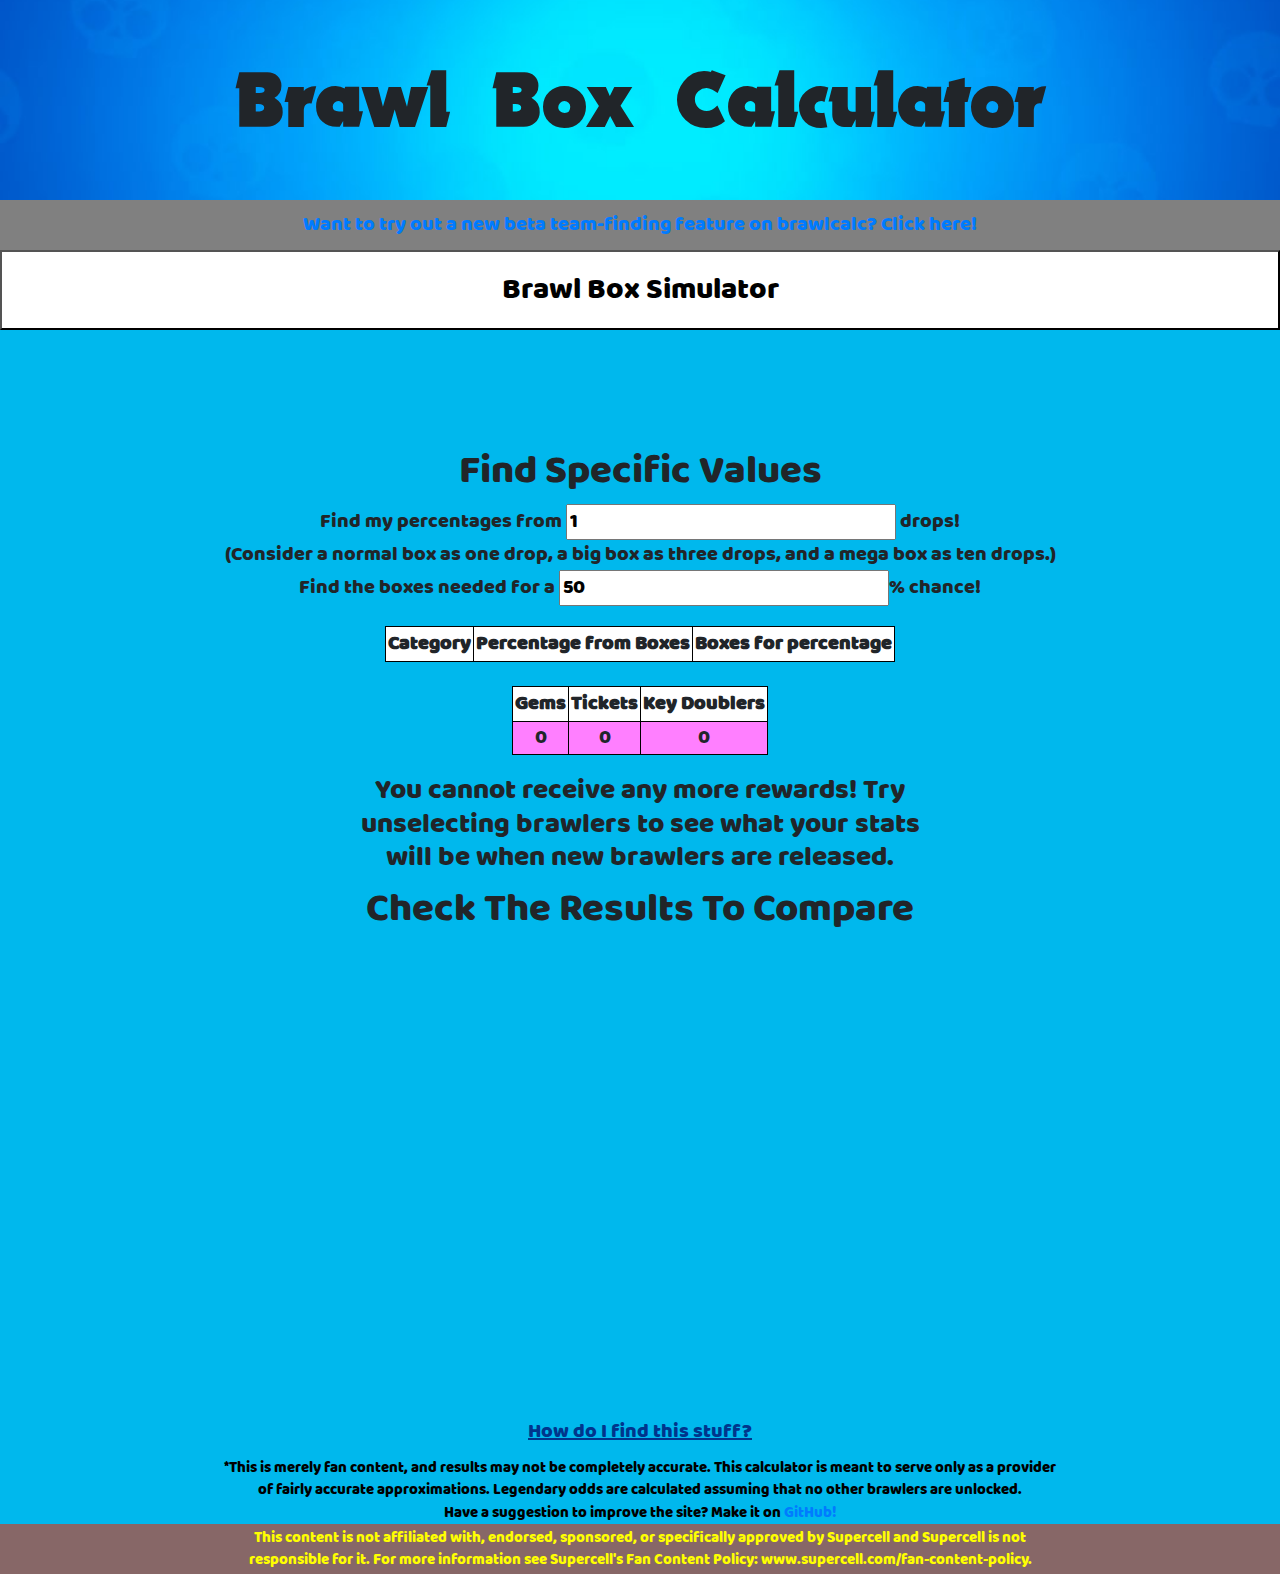
<file: docs/results.html>
<!DOCTYPE html>
<html>
<head>
    <meta name="viewport" content="width=1000">
<script src = "js/fastclick.min.js"></script>
<link rel="stylesheet" type="text/css" href="css/main.css">
<title>See your chances</title>
<link rel="stylesheet" href="css/bootstrap.min.css">
<script src = 'js/jquery-3.3.1.min.js'></script>
<script src="js/bootstrap.min.js"></script>
</head>
<body>
<div id = 'homehead' style = "height: 250px !important;">
<h1 id = 'webtitle'>Brawl Box Calculator</h1>
<a href = "https://brawlcalc.com/findgroup.php"><div width = 100% height = "50px" style = "background: grey;"><h3 style = "width: 800px; font-size: 20px; height: 50px !important; line-height: 50px;" style = "color: blue;">Want to try out a new beta team-finding feature on brawlcalc? Click here!</h3></div></a>
</div>
<div id = 'statsback'>
<div id = 'allstats'>
<button type = "button" onclick = "toSim()" style = "height: 80px;">Brawl Box Simulator</button>
<div align = "center" style = "margin-top: 10px; margin-bottom: 10px;">
    <script async src="//pagead2.googlesyndication.com/pagead/js/adsbygoogle.js"></script>
<!-- Leaderboard1 -->
<ins class="adsbygoogle"
     style="display:inline-block;width:728px;height:90px"
     data-ad-client="ca-pub-3950483385091916"
     data-ad-slot="8200650693"></ins>
<script>
(adsbygoogle = window.adsbygoogle || []).push({});
</script>
</div>
<h1 style = "margin-top: 10px;">Find Specific Values</h1>
<div class = "font20">
<div align = 'center' class = 'statinputResult'>
        	<p>Find my percentages from&nbsp</p><input type = 'number' id = 'boxInput' value = '1' placeholder = 'eg. 10'><p>&nbspdrops!</p>
                <br>
                <p>(Consider a normal box as one drop, a big box as three drops, and a mega box as ten drops.)
</div>
        <div align = 'center' class = 'statinputResult'>
        	<p>Find the boxes needed for a&nbsp</p><input type = 'number' id = 'prcntInput' value = '50' placeholder = 'eg. 50'><p>% chance!</p>
        </div>
    </div>
        <table id = "tableResults" class = "resultTableThing">
        <tr><th>Category</th><th>Percentage from Boxes</th><th>Boxes for percentage</th></tr>
        </table>
<br>
<table id = "extraResults" class = "resultTableThing">
        <tr><th>Gems</th><th>Tickets</th><th>Key Doublers</th></tr>
        <tr class = "extraBack" id = "extraResultsRow"><td>0</td><td>0</td><td>0</td></tr>
        </table>
<h3 id = "allStuff">You cannot receive any more rewards! Try unselecting brawlers to see what your stats will be when new brawlers are released.</h3>
<div id = "graphDiv">
<h1>
       Check The Results To Compare
    </h1>
<div id = "graphChecks">
</div>
<canvas id = "graphCanvas"></canvas>
</div>
</div>
<div id = "howLink">
    <a id = "howLinkLink" href = "\explain.html">How do I find this stuff?</a>
</div>
<p id = 'resultdisclaim'>*This is merely fan content, and results may not be completely accurate. This calculator is meant to serve only as a provider of fairly accurate approximations. Legendary odds are calculated assuming that no other brawlers are unlocked.<br>Have a suggestion to improve the site? Make it on <a id = "github" href = "https://github.com/LlamaTrauma/brawlcalc">GitHub!</a></p>
</div>
<footer class = 'foot'>
<div id = 'texthold'>
<p id = 'disclaim'>
    This content is not affiliated with, endorsed, sponsored, or specifically approved by Supercell and Supercell is not responsible for it. For more information see Supercell&#39s Fan Content Policy: www.supercell.com/fan-content-policy.
</p>
</div>
</footer>
<script>
var attachFastClick = Origami.fastclick;
attachFastClick(document.body);
var info = JSON.parse(localStorage.getItem('info'));
if(info.chance !== 0.135792){
    $("#boxButton").addClass("hidden");
}
if(!info.needLegendary && !info.needEpic && !info.needMythic && !info.needSuperRare && !info.needRare && info.stars === 0){
document.getElementById("graphDiv").style.display = "none";
document.getElementById("tableResults").style.display = "none";
}
else{
document.getElementById("allStuff").style.display = "none";
}

var chances = {
    superrare: 0.012096,
    epic: 0.005472,
    mythic: 0.002496,
    legendary: info.chance / 100,
    star: 0.01,
    gold: .942,
    rare: 0,
}

var graphs = {
legendary: [],
mythic: [],
epic: [],
superrare: [],
rare: [],
star: [],
};

chances.legendary *= (0.942 / (info.points/100));

chances.rare = 1 - chances.superrare - chances.epic - chances.legendary - chances.mythic - chances.star - chances.gold;

var has  = 0;
var hasnt = 0;
hasnt += chances.gold;

function putRight(a, b){
if(a){hasnt += b;}else{has += b;}
};

putRight(info.needLegendary, chances.legendary);
putRight(info.needMythic, chances.mythic);
putRight(info.needEpic, chances.epic);
putRight(info.needSuperRare, chances.superrare);
putRight(info.needRare, chances.rare);
putRight(info.stars > 0, chances.star);

function toReal(a){
if(hasnt === 0){
return(a);
}
//return(a * ((chances.mythic + chances.epic + chances.star + chances.gold + chances.superrare + chances.rare) / hasnt));
//return(a * (1 / hasnt));
return(a + (a / hasnt) * has);
}

function getPercent(a, b, c){
    if(c === 'legendary'){
    var chnc = 1;
    var cc = a;
    for(i = 1; i <= b; i ++){
    chnc *= (1 - toReal(cc));
    cc += (0.0014-0.0013)/200;
    }
    return(100 * (1 - chnc));
    }
    return(100 * (1 - Math.pow(1 - toReal(a), b)));
}

function getBoxes(a, b, c){
    var values = [0, 0, 0];
    var prcnt = 1;
    var aa = a;
    var boxes = 0;
    var prcntcap = (c === "no" ? 0.01 : 0.25)
    while(prcnt > prcntcap){
        prcnt *= (1 - toReal(aa));
        boxes ++;
        if(values[0] === 0 && prcnt <= 0.75){
            values[0] = boxes;
        }
        if(values[1] === 0 && prcnt <= 0.5){
            values[1] = boxes;
        }
        if(values[2] === 0 && prcnt <= 0.25){
            values[2] = boxes;
        }
        if(b === 'legendary'){
        aa += (0.0014-0.0013)/200;
        }
    }
    return(values);
}

function getBoxesForPercent(a, b){
  var takes = 0;
  var prcnt = 1;
  var resulty = [0];
  var indx = 1;
  while(prcnt > 0.01){
    prcnt *= (1 - a);
    takes ++;
    if(b){
    a += (0.0014-0.0013)/200;
    }
    for(var i = indx; i <= Math.floor((1 - prcnt) * 100); i ++){
console.log(i);
      resulty[i] = takes;  
    }
    indx = Math.floor((1 - prcnt) * 100) + 1;
  }
console.log(resulty);
  return(resulty);
};

var expected = {
legendary:0,
mythic:0,
epic:0,
superrare:0,
rare:0,
star:0
};

function choose(a, b){
var row = a;
var actrow = [];
actrow[0] = 1;
for(var i = 1; i <= a; i ++){
actrow[i] = (actrow[i - 1] * a) / i;
}
return(actrow);
};

//console.log(choose(0, 1) + "   " + choose(1, 1) + "   " + choose(2, 1) + "   " + choose(3, 1) + "    " + choose(4, 1));

function getExpected(){
    function getExpValue(a, b, c){
c = 1;
return(choose(b, c) * Math.pow(a, c) * Math.pow(1 - a, b - c));
    };
};

graphs.legendary = getBoxesForPercent(chances.legendary, true);
graphs.mythic = getBoxesForPercent(chances.mythic, false);
graphs.epic = getBoxesForPercent(chances.epic, false);
graphs.superrare = getBoxesForPercent(chances.superrare, false);
graphs.rare = getBoxesForPercent(chances.rare, false);
graphs.star = getBoxesForPercent(chances.star, false);

var chosen = {mythic:{g: graphs.mythic, c: "rgb(255, 0, 0)", o:false}, legendary:{g:graphs.legendary, c:"rgb(216, 216, 0)", o:false}, star:{g:graphs.star, c:"rgb(127, 127, 127)", o:false}, rare:{g:graphs.rare, c:"rgb(0, 255, 0)", o:false}, superrare:{g:graphs.superrare, c:"rgb(0, 0, 255)", o:false}, epic:{g:graphs.epic, c:"rgb(128, 0, 128)", o:false}};

var chosens = [chosen.mythic, chosen.star, chosen.superrare, chosen.legendary, chosen.rare, chosen.epic];

    function configGraph(a, b){
    return("<div class = 'graphCheck " + a + "Back'><input type='checkbox' id='" + a + "Check' checked></input><br><p>" + b + "</p></div>");
    };
    function configTable(a, b){
    return("<tr class = 'tableResultRow " + a + "Back' id = '" + a + "Table'><td>" + b + "</td><td></td><td></td></tr>");
    };
    var configs = 0;
    if(info.needLegendary){
    $("#graphChecks").append(configGraph("legendary", "Legendary"));
    $("#tableResults").append(configTable("legendary", "Legendary"));
    configs ++;
    }
    if(info.needMythic){
    $("#graphChecks").append(configGraph("mythic", "Mythic"));
    $("#tableResults").append(configTable("mythic", "Mythic"));
    configs ++;
    }
    if(info.needEpic){
    $("#graphChecks").append(configGraph("epic", "Epic"));
    $("#tableResults").append(configTable("epic", "Epic"));
    configs ++;
    }
    if(info.needSuperRare){
    $("#graphChecks").append(configGraph("superrare", "Super Rare"));
    $("#tableResults").append(configTable("superrare", "Super Rare"));
    configs ++;
    }
    if(info.needRare){
    $("#graphChecks").append(configGraph("rare", "Rare"));
    $("#tableResults").append(configTable("rare", "Rare"));
    configs ++;
    }
    if(info.stars > 0){
    $("#graphChecks").append(configGraph("star", "Star power"));
    $("#tableResults").append(configTable("star", "Star power"));
    configs ++;
    }
    $(".graphCheck").css("width", "150px");
    $(".graphCheck").css("height", "80px");
    $("#graphChecks").css("height", 80 * (Math.ceil(configs / 3)) + (configs > 0 ? 0 : 0) + "px");
    document.body.style.background = "rgb(0, 0, 127)";
    </script>
    <script>
var boxInput = parseInt(document.getElementById('boxInput').value);
var prcntInput = parseInt(document.getElementById('prcntInput').value);
function handleChecked(){
boxInput = parseInt(document.getElementById('boxInput').value);
prcntInput = parseInt(document.getElementById('prcntInput').value);
var otherChosen = [];
for(var i = 0; i < chosens.length; i ++){
if(chosens[i].o){
otherChosen.push(chosens[i].g[chosens[i].g.length - 1]);
}
}
var maxNum = otherChosen.length > 0 ? Math.max(...otherChosen) : 100;
if(!isNaN(boxInput)){
if(boxInput < 0){
boxInput = 0;
document.getElementById('boxInput').value = 0;
}
if(boxInput > maxNum){
boxInput = maxNum;
document.getElementById('boxInput').value = maxNum;
}
document.getElementById("tableResults").rows[0].cells[1].innerHTML = "Percantage from " + boxInput + " drop" + (boxInput === 1 ? "" : "s");
}
else{
document.getElementById("tableResults").rows[0].cells[1].innerHTML = "Bad Information";
}
if(!isNaN(prcntInput)){
if(prcntInput < 0){
prcntInput = 0;
document.getElementById('prcntInput').value = 0;
}
if(prcntInput > 99){
prcntInput = 99;
document.getElementById('prcntInput').value = 99;
}
document.getElementById("tableResults").rows[0].cells[2].innerHTML = "Drops for " + prcntInput + "% chance";
}
else{
document.getElementById("tableResults").rows[0].cells[2].innerHTML = "Bad Information";
}
function configTableRow(a, b, c){
if(!isNaN(boxInput)){
document.getElementById(a + "Table").cells[1].innerHTML = Math.round(getPercent(b, boxInput, 'legendary') * 10000) / 10000 + "%";
}
else{
document.getElementById(a + "Table").cells[1].innerHTML = "Bad Information";
}
if(!isNaN(prcntInput)){
document.getElementById(a + "Table").cells[2].innerHTML = c[prcntInput];
}
else{
document.getElementById(a + "Table").cells[2].innerHTML = "Bad Information";
}
};
if(info.needLegendary){
    configTableRow('legendary', chances.legendary, graphs.legendary);
    }
    if(info.needMythic){
    configTableRow('mythic', chances.mythic, graphs.mythic);
    }
    if(info.needEpic){
    configTableRow('epic', chances.epic, graphs.epic);
    }
    if(info.needSuperRare){
    configTableRow('superrare', chances.superrare, graphs.superrare);
    }
    if(info.needRare){
    configTableRow('rare', chances.rare, graphs.rare);
    }
    if(info.stars > 0){
    configTableRow('star', chances.star, graphs.star);
    }
if(!isNaN(boxInput)){
document.getElementById("extraResultsRow").cells[0].innerHTML = Math.round(boxInput * 0.3834 * 1000) / 1000;
document.getElementById("extraResultsRow").cells[1].innerHTML = Math.round(boxInput / 2 * 10) / 10;
document.getElementById("extraResultsRow").cells[2].innerHTML = Math.round(boxInput * 200 * 0.03 * 100) / 100;
}
else{
console.log(true);
document.getElementById("extraResultsRow").cells[0].innerHTML = "Bad Information";
document.getElementById("extraResultsRow").cells[1].innerHTML = "Bad Information";
document.getElementById("extraResultsRow").cells[2].innerHTML = "Bad Information";
}
};
setInterval(handleChecked, 1000/60);
var canv = document.getElementById("graphCanvas");
canv.height = 445;
canv.width = 500;
var canvas = document.getElementById("graphCanvas");
var ctx = canvas.getContext("2d");
console.log(ctx);
function drawGraph(){
if(info.needMythic){
chosen.mythic.o = document.getElementById('mythicCheck').checked;
}
if(info.needLegendary){
chosen.legendary.o = document.getElementById('legendaryCheck').checked;
}
if(info.needEpic){
chosen.epic.o = document.getElementById('epicCheck').checked;
}
if(info.needSuperRare){
chosen.superrare.o = document.getElementById('superrareCheck').checked;
}
if(info.needRare){
chosen.rare.o = document.getElementById('rareCheck').checked;
}
if(info.stars > 0){
chosen.star.o = document.getElementById('starCheck').checked;
}
//For lazy editing
var off = {x:25, y:-80};
ctx.clearRect(0, 0, canvas.width, canvas.height);
ctx.fillStyle = "#FFFFFF";
ctx.lineWidth = "3";
ctx.fillRect(0, 0, canvas.width, canvas.height);
var prcntSpace = 350;
var boxSpace = 360;
ctx.fillStyle = "rgba(0, 0, 255, 0.5)";
ctx.fillRect(45 + off.x, 95 + off.y + 360 - prcntSpace - 5, 5, prcntSpace + 5);
ctx.fillRect(50 + off.x, 450 + off.y, boxSpace, 5);
ctx.font = "12px arial";
ctx.textAlign = "center";
ctx.textBaseline = 'middle';
for(var i = 0; i <= 100; i += 10){
if(i === 100){
i = 99;
}
ctx.fillText(i, 25 + off.x, 450 - (i / 100) * prcntSpace + off.y + 3);
}
ctx.save();
ctx.translate(25, 95 + off.y + 360 - prcntSpace - 10 + (prcntSpace + 10) / 2);
ctx.rotate(-Math.PI / 2);
ctx.fillText("(%Chance of reward from category)", 0, 0);
ctx.restore(); 
var otherChosen = [];
for(var i = 0; i < chosens.length; i ++){
if(chosens[i].o){
otherChosen.push(chosens[i].g[chosens[i].g.length - 1]);
}
}
var maxNum = otherChosen.length > 0 ? Math.max(...otherChosen) : 100;
var boxPlus =  maxNum / 9;
//I add 0.5 to deal with decimal inaccuracies
for(var i = 0; i <= maxNum + 0.5; i += boxPlus){
ctx.save();
ctx.translate(45 + i * boxSpace / maxNum + off.x, 475 + off.y);
ctx.rotate(-Math.PI * 3 / 2);
ctx.fillText(Math.round(i), 0, 0);
ctx.restore();
}
ctx.fillText("(Brawl boxes)", 45 + boxSpace / 2 + off.x, 505 + off.y);
for(var i = 0; i < chosens.length; i ++){
if(chosens[i].o){
ctx.beginPath();
ctx.strokeStyle = chosens[i].c;
ctx.moveTo(50 + off.x, 450 + off.y);
for(var j = 1; j < chosens[i].g.length; j ++){
ctx.lineTo(off.x + 50 + (chosens[i].g[j] / maxNum) * boxSpace, 450 - (j / 99) * prcntSpace + off.y);
}
ctx.stroke();
}
}
ctx.fillStyle = "rgba(0, 0, 0, 0.5)";
ctx.fillRect(45 + off.x + ((boxInput > maxNum ? maxNum : boxInput) / maxNum) * boxSpace, 95 + off.y + 360 - prcntSpace - 5, 5, prcntSpace + 5);
ctx.fillRect(50 + off.x - 5, 450 + off.y - (prcntInput / 99) * prcntSpace, boxSpace + 5, 5);
};
setInterval(drawGraph, 1000/60);
function toSim(){
    window.location.href = "boxSim.html";
};
</script>
</body>
</html>
</file>
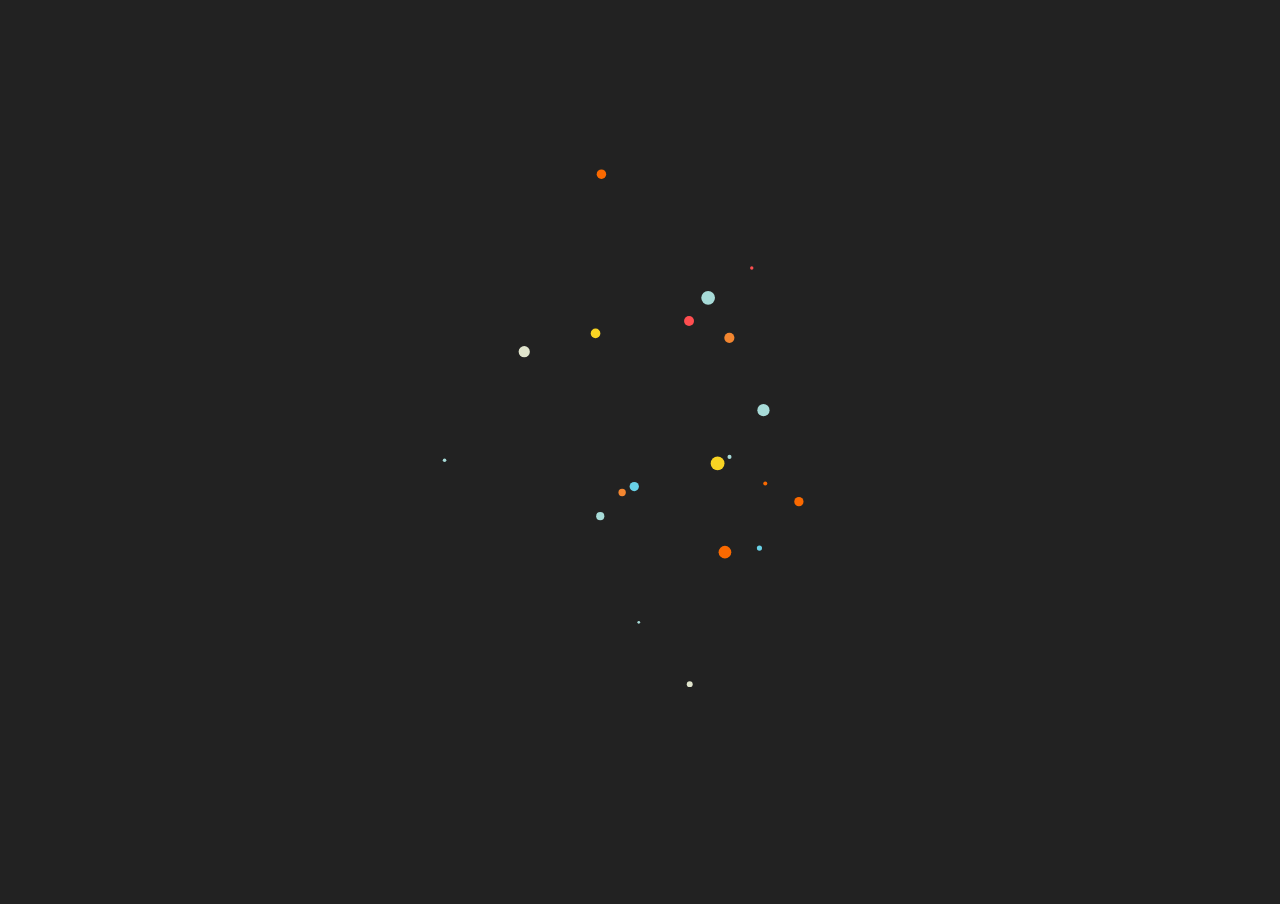
<file: docs/js/sketch.js-master/examples/particles.html>
<!doctype html>
<html>
    <head>
        <title>sketch.js &raquo; Basic Example</title>
        <link rel="stylesheet" href="css/example.css">
        <style type="text/css">
            html, body {
                background: #222;
            }
        </style>
    </head>
    <body>
        <div id="container"></div>
        <header class="info">
            <hgroup class="about">
                <h1>sketch.js &rsaquo; particles</h1>
                <h2>Create a multi-touch particle toy with sketch.js</h2>
                <h3>Start drawing!</h3>
            </hgroup>
            <nav class="more">
                <a href="https://github.com/soulwire/sketch.js/archive/master.zip" target="_blank">Download</a>
                <a href="https://github.com/soulwire/sketch.js" target="_blank">View on Github</a>
            </nav>
        </header>
        <script src="../js/sketch.js"></script>
        <script>
        
        // ----------------------------------------
        // Particle
        // ----------------------------------------

        function Particle( x, y, radius ) {
            this.init( x, y, radius );
        }

        Particle.prototype = {

            init: function( x, y, radius ) {

                this.alive = true;

                this.radius = radius || 10;
                this.wander = 0.15;
                this.theta = random( TWO_PI );
                this.drag = 0.92;
                this.color = '#fff';

                this.x = x || 0.0;
                this.y = y || 0.0;

                this.vx = 0.0;
                this.vy = 0.0;
            },

            move: function() {

                this.x += this.vx;
                this.y += this.vy;

                this.vx *= this.drag;
                this.vy *= this.drag;

                this.theta += random( -0.5, 0.5 ) * this.wander;
                this.vx += sin( this.theta ) * 0.1;
                this.vy += cos( this.theta ) * 0.1;

                this.radius *= 0.96;
                this.alive = this.radius > 0.5;
            },

            draw: function( ctx ) {

                ctx.beginPath();
                ctx.arc( this.x, this.y, this.radius, 0, TWO_PI );
                ctx.fillStyle = this.color;
                ctx.fill();
            }
        };

        // ----------------------------------------
        // Example
        // ----------------------------------------

        var MAX_PARTICLES = 280;
        var COLOURS = [ '#69D2E7', '#A7DBD8', '#E0E4CC', '#F38630', '#FA6900', '#FF4E50', '#F9D423' ];

        var particles = [];
        var pool = [];

        var demo = Sketch.create({
            container: document.getElementById( 'container' ),
            retina: 'auto'
        });

        demo.setup = function() {

            // Set off some initial particles.
            var i, x, y;

            for ( i = 0; i < 20; i++ ) {
                x = ( demo.width * 0.5 ) + random( -100, 100 );
                y = ( demo.height * 0.5 ) + random( -100, 100 );
                demo.spawn( x, y );
            }
        };

        demo.spawn = function( x, y ) {
            
            var particle, theta, force;

            if ( particles.length >= MAX_PARTICLES )
                pool.push( particles.shift() );

            particle = pool.length ? pool.pop() : new Particle();
            particle.init( x, y, random( 5, 40 ) );

            particle.wander = random( 0.5, 2.0 );
            particle.color = random( COLOURS );
            particle.drag = random( 0.9, 0.99 );

            theta = random( TWO_PI );
            force = random( 2, 8 );

            particle.vx = sin( theta ) * force;
            particle.vy = cos( theta ) * force;

            particles.push( particle );
        };

        demo.update = function() {

            var i, particle;

            for ( i = particles.length - 1; i >= 0; i-- ) {

                particle = particles[i];

                if ( particle.alive ) particle.move();
                else pool.push( particles.splice( i, 1 )[0] );
            }
        };

        demo.draw = function() {

            demo.globalCompositeOperation  = 'lighter';

            for ( var i = particles.length - 1; i >= 0; i-- ) {
                particles[i].draw( demo );
            }
        };

        demo.mousemove = function() {

            var particle, theta, force, touch, max, i, j, n;

            for ( i = 0, n = demo.touches.length; i < n; i++ ) {

                touch = demo.touches[i], max = random( 1, 4 );
                for ( j = 0; j < max; j++ ) {
                  demo.spawn( touch.x, touch.y );
                }

            }
        };
        
        </script>
    </body>
</html>
</file>
<file: docs/css/main.css>
@font-face {
    font-family: 'nougat';
    font-style: normal;
    src: url("../fonts/bsfont.woff") format('woff'),
         url("../fonts/bsfont.woff2") format('woff2'),
         url("../fonts/nougatwebfont.ttf") format('truetype');
}

@font-face {
  font-family: 'baloo';
  font-style: normal;
  font-weight: 400;
  src: url('../fonts/baloo-v4-latin-regular.eot'); /* IE9 Compat Modes */
  src: local('Baloo Regular'), local('Baloo-Regular'),
       url('../fonts/baloo-v4-latin-regular.eot?#iefix') format('embedded-opentype'), /* IE6-IE8 */
       url('../fonts/baloo-v4-latin-regular.woff2') format('woff2'), /* Super Modern Browsers */
       url('../fonts/baloo-v4-latin-regular.woff') format('woff'), /* Modern Browsers */
       url('../fonts/baloo-v4-latin-regular.ttf') format('truetype'), /* Safari, Android, iOS */
       url('../fonts/baloo-v4-latin-regular.svg#Baloo') format('svg'); /* Legacy iOS */
}

*
{
    font-family: baloo;
}

.statinput
{
    margin: 20px auto !important;
}

.iNeedToMoveThisRight
{
margin-left:12px;
}

body
{
    margin: 0px 0px 0px 0;
    width: 100%;
    height: 100%;
}

.foot
{
    background-color: #876767;
    height: 50px;
    text-align: center;
    display: center;
    z-index: 9;
    width: 100%;
}

#statsback
{
background-color: #00b8ed;
}

#statsbackbox
{
background-color: #00c7ff;
overflow: auto;
}

#resultdisclaim
{
margin-bottom: 50px;
}

#texthold
{
margin: auto auto;
display: table;
height: 100%;
}

#disclaim
{
    display: table-cell;
    height: 100%;
    width: 500px;
    margin: auto auto;
    text-align: center;
    vertical-align: middle;
    font: arial;
}

h2
{
    font-size: 25px;
}

button
{
    background-color: #ffffff;
}

div
{
    margin: 0;    
}

button
{
    cursor: pointer;
}

#webtitle
{
    margin: 0 auto !important;
    height: 200px;
    width:100%;
    line-height: 200px;
    text-align: center;
    font-family: nougat;
    font-size: 80px !important;
    font-weight: bold;
}

#homecont
{
    margin: 0 0 0;
    position: relative;
    height: 400px;
    width: 840px;
    background-image: url("../cgi-bin/tarafortune.png"); 
    background-repeat: no-repeat; 
    background-position: center; 
    background-size: auto 100%; 
    overflow: hidden;
}

#homehead
{
    margin: 0px 0px 0px 0px;
    height: 200px;
    line-height: 200px;
    background-position: center;
    width: 100%;
    text-align: center;
    position: relative;
    background-image: url('../cgi-bin/background_home.jpg');
    background-size: 100%;
    font-family: nougat;
    font-size: 30px;
}

#selectcont
{
width: 100%;
margin: 0 auto;
background-color: #00b8ed;
min-width: 800px;
overflow: hidden;
display: flex;
flex-direction: column;
align-items: center;
}

.toggbtn
{
    background-color: #960000;
    margin: -3px 0;
}

.toggbtn:hover
{
    cursor: pointer;
}

#github
{
    font-size: 15px !important;
}

a {
    font-size: 20px;
}

#inputs
{
    margin: 0 0 20px 0;
    position: relative;
    max-width: 940px;
    display: inline-block;
}

.toggled
{
    border-color: transparent;
    box-shadow: 0px 0px 0px 10px green;
}

.untoggled
{
    border-color: transparent;
    box-shadow: 0px 0px 0px 5px red;
}

.tablecont
{
    float: left;
    border-radius: 10px;
    margin: 15px 15px 15px 15px;
    width: 180px;
    height: 150px;
}

#brawlers
{
    width: 840px;
    margin: 0 auto;
    align-self: flex-start;
}

.heroimg
{
    border-radius: 10px;
    position: relative;
    z-index:2;
    width: 180px;
    height: 150px;
}

.heroimgtrue
{
opacity:0.8;
border-radius:10px;
height:100px;
position:absolute;
z-index:-2;
margin-left:-300px;
}

.classSelect :nth-child(4-n)
{
margin-bottom:20px;
}

.classSelect
{
z-index:2;
float: none;
display:block;
width:600px !important;
margin-bottom:30px !important;
height:100px;
}

.classSelectInput
{
z-index:2;
width:auto;
margin:0 0 5px 0 !important;
}

.classSelectInput *
{
display:inline;
}

.classSelectInput p
{
font-weight: bold;
font-size: 20px;
}

.classSelectInput input
{
margin-bottom: 10px;
height: 37px;
font-size: 30px;
width: 75px;
margin-left: 5px;
}

.slightDown
{
padding-top: 10px !important;
}

.classSelect p
{
line-height:100px;
font-family: baloo;
margin: 0 0;
font-size: 50px;
text-align:center;
}

.heroimg:hover
{
    opacity: 0.9;
    cursor: pointer;
}

#brawlers div .classSelect
{
    width: 350px;
    margin: 0 auto 30px auto !important;
    display: block;
    height: auto;
}

#brawlers div .classSelect .input
{
    width: 350px;
    margin: 0 0 10px 0 !important;
    display: block;
    height: auto;
}

#calcbtn
{
    width:300px;
    height: 100px;
    margin: 0px auto 50px auto;
    font-size: 30px;
    border-radius: 20px;
}

.boxOpen
{
    width:220px;
    height: 50px;
    margin: 0 20px 0px 20px;
    font-size: 30px;
    border-radius: 20px;
}

#howLink
{
    width: 75%;
    text-align: center;
    word-wrap: break-word;
    font-size: 15px;
    margin: 10px auto 10px;
}

#howLinkLink
{
    color:#00358c !important;
    text-decoration: underline !important;
}

#explainStuff
{
    width: 75%;
    text-align: center;
    word-wrap: break-word;
    font-size: 25px !important;
    margin: 20px auto 10px;
}

#calcbtn1
{
    position: absolute;
    left: 50%;
    top: 50%;
    width: 300px;
    height: 100px;
    margin: -50px -150px;
    font-size: 30px;
    border-radius: 20px;
}

#homeinfo
{
    width: 840px;
    text-align: center;
    word-wrap: break-word;
    font-size: 50px;
    margin: 10px auto 30px;
}

#disclaim
{
    width: 840px;
    text-align: center;
    word-wrap: break-word;
    color: yellow;
    font-size: 15px !important;
}

#github
{
    font-size: 15px !important;
}

#resultdisclaim
{
    width: 840px;
    margin: 0 auto;
    text-align: center;
    word-wrap: break-word;
    color: black;
    font-size: 15px;
}

#allstats
{
    display: inline-block;
    margin: 0 0 0 0;
    width: 100%;
}

#allstats div
{
    width: 100%;
}

#allstats h1
{
    text-align: center;
}

#allstats button
{
    width: 100%;
    font-size:30px;
    height: 50px;
}

#inputs div *
{
    display: inline;
}

#graphDiv
{
    width: 750px !important;
    height: auto;
    margin-left: auto !important;
    margin-right: auto;
    margin-top: 10px;
    margin-bottom: 0;
}

#graphCanvas
{
    margin: 0 125px;
    width: 500px;
    height: 445px;
    border: 0px;
}

#graphChecks
{
    height:auto;
    margin: 20px 20px 0px 20px;
    font-size:20px;
}

#graphChecks input
{
width:25px;
height:25px;
}

.resultTableThing
{
margin:0 auto 20px;
}

table, th, td
{
border: 1px solid black;
font-size: 20px;
}

#graphChecks div:nth-child(3n)
{
    margin-right: 50px;
}

#graphChecks div:nth-child(-n + 3)
{
    margin-top: 0;
}

#graphChecks input
{
margin-top: 10px;
}

#graphChecks p
{
margin-bottom: 10px;
}

.graphCheck
{
float:left;
width:120px !important;
margin-left:70px;
margin-bottom: 40px;
height: 80px !important;
text-align: center;
}

.graphCheck:nth-child(3n - 2)
{
margin-left: 105px !important;
}

#inputs input
{
    height: 40px;
    width: 200px;
    font-size: 20px;
    border-radius: 10px;
    margin: auto;
}

.accordcont
{
    background-color: #70a6ff;
    margin: 0px 0;
}

.collapse.show
{
    padding: 0 0 1px 0;
}

.statinput
{
    font-size:15px;
    margin: 0 auto !important;
}

.statinput p
{
    display: inline-block;
    font-size:15px;
    margin: 0 0 0 0;
}

.statinputResult
{
    font-size:20px;
    margin: 0 auto !important;
}

.statinputResult p
{
    display: inline-block;
    font-size:20px;
    margin: 0 0 0 0;
}

#simh1
{
margin-bottom: 20px !important;
}

.filler
{
    float: left;
    width: 10%;
}

.toggtext
{
    float: left;
    width: 80%;
    margin: 0 auto;
    
}

html, body {
    margin:0;
    padding:0;
}

.togghead
{
    width: 10%;
    float: right;
}

.legendaryBack
{
    background-color:rgb(255, 255, 127) !important;
}

.mythicBack
{
    background-color:rgb(255, 127, 127) !important;
}

.epicBack
{
    background-color:rgb(190, 127, 190) !important;
}

.rareBack
{
    background-color:rgb(127, 255, 127) !important;
}

.superrareBack
{
    background-color:rgb(127, 127, 255) !important;
}

.starBack
{
    background-color:rgb(190, 190, 190) !important;
}

.extraBack
{
background-color:rgb(255, 127, 255) !important;
}

.coinBack
{
background-color:rgb(255, 255, 255) !important;
}

#leghelp
{
    position: relative;
    width: 300px;
}

#leginfo
{
    font-size: 15px;
    background-color: #ffffff;
    width: 300px;
    text-align: center;
    margin: 0 -150px;
    float: left;
    border-radius: 5px;
    left: 50%;
    position: absolute;
}

h3
{
font-size:15px;
width:600px;
margin: 0 auto;
text-align:center;
}

.hidden
{
    display: none !important;
}

.lonk {
    color: blue;
    text-decoration: underline;
    cursor: pointer;
}

#tableResults
{
margin-top: 20px;
margin-bottom: 0;
}

#boxResults
{
    border: 1px solid black;
    border-spacing: 0;
    margin-top: 0;
    margin-bottom: 20px;
}

#boxResults th, #boxResults td
{
background-color: rgb(255, 255, 255);
}

#boxLeft
{
border: 1px solid black;
border-spacing: 0;
margin-top: 20px;
margin-bottom: 20px;
background-color: rgb(255, 255, 255);
}

#extraLeft
{
border: 1px solid black;
border-spacing: 0;
margin-top: 20px;
margin-bottom: 20px;
background-color: rgb(255, 255, 255);
}

.resultTableThing th
{
background-color:rgb(255, 255, 255);
}

#simTables div
{
width: auto;
display: inline-block;
vertical-align: top;
margin-left: auto;
margin-right: auto;
}

#simTables
{
width: auto;
height: auto;
margin: 0 auto;
}

.boxTableThing
{
border: 1px solid black;
border-collapse:collapse;
}

.boxTableThing td, th
{
padding: 2px;
}

.resultTableThing th,td
{
text-align:center;
}

.backimg
{
    z-index: 1;
    border-radius: 10px;
    position: absolute;
    width: 180px;
    height: 150px;
    margin: 0 -180px;
}

/*https://html-online.com/articles/cookie-consent-warning-strap-website/*/
/*Cookie Consent Begin*/
#cookieConsent {
    background-color: rgba(20,20,20,0.8);
    min-height: 26px;
    font-size: 14px;
    color: #ccc;
    line-height: 26px;
    padding: 8px 0 8px 30px;
    font-family: "Trebuchet MS",Helvetica,sans-serif;
    position: fixed;
    bottom: 0;
    left: 0;
    right: 0;
    display: none;
    z-index: 9999;
}
#cookieConsent a {
    color: #4B8EE7;
    text-decoration: none;
}
#closeCookieConsent {
    float: right;
    display: inline-block;
    cursor: pointer;
    height: 20px;
    width: 20px;
    margin: -15px 0 0 0;
    font-weight: bold;
}
#closeCookieConsent:hover {
    color: #FFF;
}
#cookieConsent a.cookieConsentOK {
    background-color: #F1D600;
    color: #000;
    display: inline-block;
    border-radius: 5px;
    padding: 0 20px;
    cursor: pointer;
    float: right;
    margin: 0 60px 0 10px;
}
#cookieConsent a.cookieConsentOK:hover {
    background-color: #E0C91F;
}
/*Cookie Consent End*/
</file>
<file: docs/js/sketch.js-master/examples/css/main.css>
@import url(http://fonts.googleapis.com/css?family=Quantico);

html, body {

	font-family: 'Quantico', sans-serif;
	background: #f2f2f2;
	text-align: center;
	overflow: scroll;
	margin: 0;
}

a {

	-webkit-transition: color 300ms ease-out;
	-moz-transition: color 300ms ease-out;
	-ms-transition: color 300ms ease-out;
	-o-transition: color 300ms ease-out;
	transition: color 300ms ease-out;
}

.introduction {

	margin-top: 80px;
}

.introduction h1,
.introduction h2 {

	font-weight: 300;
	margin: 0px 0;
}

.introduction h1 {

	text-shadow: 1px 1px 1px rgba(0, 0, 0, 0.2);
	font-size: 24px;
	margin: 5px 0;
}

.introduction h2 {

	letter-spacing: -1px;
	font-size: 16px;
	opacity: 0.8;
}

.navigation {

	margin-bottom: 30px;
	margin-top: 10px;
}

.navigation a {

	text-decoration: none;
	text-transform: uppercase;
	font-size: 14px;
	margin: 0 5px;
	color: #45ADA8;
}

.navigation a:hover {

	color: #58DCC3;
}

.showcase {

	display: block;
}

.showcase h3 {

	text-transform: uppercase;
	font-weight: 300;
	font-size: 14px;
	margin: 10px 0;
	color: #999;
}

figure {

	-webkit-transition: box-shadow 300ms ease-out;
	-moz-transition: box-shadow 300ms ease-out;
	-ms-transition: box-shadow 300ms ease-out;
	-o-transition: box-shadow 300ms ease-out;
	transition: box-shadow 300ms ease-out;
}

figure {

	vertical-align: middle;
	border-radius: 3px;
	box-shadow: 0px 0px 4px rgba(0,0,0,0.1);
	background: #fff;
	display: inline-block;
	padding: 10px;
	margin: 10px;
	height: 340px;
	width: 320px;
}

figure a {

	text-decoration: none;
	color: #111;
}

figure img {

	box-shadow: 0px 0px 2px rgba(0,0,0,0.1);
	display: block;
	height: 240px;
	width: 320px;
}

figure figcaption {

	line-height: 1.4;
	font-size: 13px;
	padding: 0 5px;
	margin: 16px 0 0 0;
}

figure figcaption strong {

	text-transform: uppercase;
	font-weight: 300;
	font-size: 16px;
}

figure figcaption p {

	text-decoration: none;
	opacity: 0.8;
}

figure figcaption p a {

	text-decoration: underline;
}

figure:hover {

	box-shadow: 0px 0px 0px 4px rgba(0,0,0,0.1);
}

.footer {

	margin: 40px 0;
}

.footer p {

	text-transform: uppercase;
	font-weight: 300;
	font-size: 11px;
	margin: 10px 0 0 0;
	color: #555;
}
</file>
<file: docs/js/sketch.js-master/tests/jasmine/jasmine.css>
body { background-color: #eeeeee; padding: 0; margin: 5px; overflow-y: scroll; }

#HTMLReporter { font-size: 11px; font-family: Monaco, "Lucida Console", monospace; line-height: 14px; color: #333333; }
#HTMLReporter a { text-decoration: none; }
#HTMLReporter a:hover { text-decoration: underline; }
#HTMLReporter p, #HTMLReporter h1, #HTMLReporter h2, #HTMLReporter h3, #HTMLReporter h4, #HTMLReporter h5, #HTMLReporter h6 { margin: 0; line-height: 14px; }
#HTMLReporter .banner, #HTMLReporter .symbolSummary, #HTMLReporter .summary, #HTMLReporter .resultMessage, #HTMLReporter .specDetail .description, #HTMLReporter .alert .bar, #HTMLReporter .stackTrace { padding-left: 9px; padding-right: 9px; }
#HTMLReporter #jasmine_content { position: fixed; right: 100%; }
#HTMLReporter .version { color: #aaaaaa; }
#HTMLReporter .banner { margin-top: 14px; }
#HTMLReporter .duration { color: #aaaaaa; float: right; }
#HTMLReporter .symbolSummary { overflow: hidden; *zoom: 1; margin: 14px 0; }
#HTMLReporter .symbolSummary li { display: block; float: left; height: 7px; width: 14px; margin-bottom: 7px; font-size: 16px; }
#HTMLReporter .symbolSummary li.passed { font-size: 14px; }
#HTMLReporter .symbolSummary li.passed:before { color: #5e7d00; content: "\02022"; }
#HTMLReporter .symbolSummary li.failed { line-height: 9px; }
#HTMLReporter .symbolSummary li.failed:before { color: #b03911; content: "x"; font-weight: bold; margin-left: -1px; }
#HTMLReporter .symbolSummary li.skipped { font-size: 14px; }
#HTMLReporter .symbolSummary li.skipped:before { color: #bababa; content: "\02022"; }
#HTMLReporter .symbolSummary li.pending { line-height: 11px; }
#HTMLReporter .symbolSummary li.pending:before { color: #aaaaaa; content: "-"; }
#HTMLReporter .exceptions { color: #fff; float: right; margin-top: 5px; margin-right: 5px; }
#HTMLReporter .bar { line-height: 28px; font-size: 14px; display: block; color: #eee; }
#HTMLReporter .runningAlert { background-color: #666666; }
#HTMLReporter .skippedAlert { background-color: #aaaaaa; }
#HTMLReporter .skippedAlert:first-child { background-color: #333333; }
#HTMLReporter .skippedAlert:hover { text-decoration: none; color: white; text-decoration: underline; }
#HTMLReporter .passingAlert { background-color: #a6b779; }
#HTMLReporter .passingAlert:first-child { background-color: #5e7d00; }
#HTMLReporter .failingAlert { background-color: #cf867e; }
#HTMLReporter .failingAlert:first-child { background-color: #b03911; }
#HTMLReporter .results { margin-top: 14px; }
#HTMLReporter #details { display: none; }
#HTMLReporter .resultsMenu, #HTMLReporter .resultsMenu a { background-color: #fff; color: #333333; }
#HTMLReporter.showDetails .summaryMenuItem { font-weight: normal; text-decoration: inherit; }
#HTMLReporter.showDetails .summaryMenuItem:hover { text-decoration: underline; }
#HTMLReporter.showDetails .detailsMenuItem { font-weight: bold; text-decoration: underline; }
#HTMLReporter.showDetails .summary { display: none; }
#HTMLReporter.showDetails #details { display: block; }
#HTMLReporter .summaryMenuItem { font-weight: bold; text-decoration: underline; }
#HTMLReporter .summary { margin-top: 14px; }
#HTMLReporter .summary .suite .suite, #HTMLReporter .summary .specSummary { margin-left: 14px; }
#HTMLReporter .summary .specSummary.passed a { color: #5e7d00; }
#HTMLReporter .summary .specSummary.failed a { color: #b03911; }
#HTMLReporter .description + .suite { margin-top: 0; }
#HTMLReporter .suite { margin-top: 14px; }
#HTMLReporter .suite a { color: #333333; }
#HTMLReporter #details .specDetail { margin-bottom: 28px; }
#HTMLReporter #details .specDetail .description { display: block; color: white; background-color: #b03911; }
#HTMLReporter .resultMessage { padding-top: 14px; color: #333333; }
#HTMLReporter .resultMessage span.result { display: block; }
#HTMLReporter .stackTrace { margin: 5px 0 0 0; max-height: 224px; overflow: auto; line-height: 18px; color: #666666; border: 1px solid #ddd; background: white; white-space: pre; }

#TrivialReporter { padding: 8px 13px; position: absolute; top: 0; bottom: 0; left: 0; right: 0; overflow-y: scroll; background-color: white; font-family: "Helvetica Neue Light", "Lucida Grande", "Calibri", "Arial", sans-serif; /*.resultMessage {*/ /*white-space: pre;*/ /*}*/ }
#TrivialReporter a:visited, #TrivialReporter a { color: #303; }
#TrivialReporter a:hover, #TrivialReporter a:active { color: blue; }
#TrivialReporter .run_spec { float: right; padding-right: 5px; font-size: .8em; text-decoration: none; }
#TrivialReporter .banner { color: #303; background-color: #fef; padding: 5px; }
#TrivialReporter .logo { float: left; font-size: 1.1em; padding-left: 5px; }
#TrivialReporter .logo .version { font-size: .6em; padding-left: 1em; }
#TrivialReporter .runner.running { background-color: yellow; }
#TrivialReporter .options { text-align: right; font-size: .8em; }
#TrivialReporter .suite { border: 1px outset gray; margin: 5px 0; padding-left: 1em; }
#TrivialReporter .suite .suite { margin: 5px; }
#TrivialReporter .suite.passed { background-color: #dfd; }
#TrivialReporter .suite.failed { background-color: #fdd; }
#TrivialReporter .spec { margin: 5px; padding-left: 1em; clear: both; }
#TrivialReporter .spec.failed, #TrivialReporter .spec.passed, #TrivialReporter .spec.skipped { padding-bottom: 5px; border: 1px solid gray; }
#TrivialReporter .spec.failed { background-color: #fbb; border-color: red; }
#TrivialReporter .spec.passed { background-color: #bfb; border-color: green; }
#TrivialReporter .spec.skipped { background-color: #bbb; }
#TrivialReporter .messages { border-left: 1px dashed gray; padding-left: 1em; padding-right: 1em; }
#TrivialReporter .passed { background-color: #cfc; display: none; }
#TrivialReporter .failed { background-color: #fbb; }
#TrivialReporter .skipped { color: #777; background-color: #eee; display: none; }
#TrivialReporter .resultMessage span.result { display: block; line-height: 2em; color: black; }
#TrivialReporter .resultMessage .mismatch { color: black; }
#TrivialReporter .stackTrace { white-space: pre; font-size: .8em; margin-left: 10px; max-height: 5em; overflow: auto; border: 1px inset red; padding: 1em; background: #eef; }
#TrivialReporter .finished-at { padding-left: 1em; font-size: .6em; }
#TrivialReporter.show-passed .passed, #TrivialReporter.show-skipped .skipped { display: block; }
#TrivialReporter #jasmine_content { position: fixed; right: 100%; }
#TrivialReporter .runner { border: 1px solid gray; display: block; margin: 5px 0; padding: 2px 0 2px 10px; }
</file>
<file: docs/js/sketch.js-master/examples/css/example.css>
@import url(http://fonts.googleapis.com/css?family=Quantico);

html, body {

    background: #f2f2f2;
    overflow: hidden;
    margin: 0;
}

/* Info */

@-webkit-keyframes show-info {
    0% { -webkit-transform: rotateY(120deg); }
    100% { -webkit-transform: rotateY(0deg); }
}

@-moz-keyframes show-info {
    0% { -moz-transform: rotateY(120deg); }
    100% { -moz-transform: rotateY(0deg); }
}

@-ms-keyframes show-info {
    0% { -ms-transform: rotateY(120deg); }
    100% { -ms-transform: rotateY(0deg); }
}

@-o-keyframes show-info {
    0% { -o-transform: rotateY(120deg); }
    100% { -o-transform: rotateY(0deg); }
}

@keyframes show-info {
    0% { transform: rotateY(120deg); }
    100% { transform: rotateY(0deg); }
}

.info {

    -webkit-transition: all 180ms ease-out;
    -moz-transition: all 180ms ease-out;
    -ms-transition: all 180ms ease-out;
    -o-transition: all 180ms ease-out;
    transition: all 180ms ease-out;

    -webkit-transform-style: preserve-3d;
    -moz-transform-style: preserve-3d;
    -ms-transform-style: preserve-3d;
    -o-transform-style: preserve-3d;
    transform-style: preserve-3d;

    -webkit-transform: perspective(800);
    -moz-transform: perspective(800);
    -ms-transform: perspective(800);
    -o-transform: perspective(800);
    transform: perspective(800);

    font-family: 'Quantico', sans-serif;
    position: absolute;
    font-size: 12px;
    opacity: 0.8;
    color: #fff;
    width: 240px;
    left: 0px;
    top: 20px;
}

.info:hover {

    box-shadow: 0 0 0 4px rgba(255,255,255,0.05);
    opacity: 1.0;
}

.info h1,
.info h2,
.info h3 {

    line-height: 1;
    margin: 5px 0;
}

.info a {

    -webkit-transition: all 200ms ease-out;
    -moz-transition: all 200ms ease-out;
    -ms-transition: all 200ms ease-out;
    -o-transition: all 200ms ease-out;
    transition: all 200ms ease-out;

    border-bottom: 1px dotted rgba(255,255,255,0.4);
    text-decoration: none;
    opacity: 0.6;
    color: #fff;
}

.info a:hover {

    opacity: 0.99;
}

.info .about, .info .more {

    -webkit-transform-origin: 0% 50%;
    -moz-transform-origin: 0% 50%;
    -ms-transform-origin: 0% 50%;
    -o-transform-origin: 0% 50%;
    transform-origin: 0% 50%;

    -webkit-transform: rotateY(120deg);
    -moz-transform: rotateY(120deg);
    -ms-transform: rotateY(120deg);
    -o-transform: rotateY(120deg);
    transform: rotateY(120deg);

    margin-bottom: 1px;
    background: rgba(0,0,0,0.8);
    padding: 12px 15px 12px 20px;
}

.info .about {

    -webkit-animation: show-info 500ms cubic-bezier(0.230, 1.000, 0.320, 1.000) 600ms 1 normal forwards;
    -moz-animation: show-info 500ms cubic-bezier(0.230, 1.000, 0.320, 1.000) 600ms 1 normal forwards;
    -ms-animation: show-info 500ms cubic-bezier(0.230, 1.000, 0.320, 1.000) 600ms 1 normal forwards;
    -o-animation: show-info 500ms cubic-bezier(0.230, 1.000, 0.320, 1.000) 600ms 1 normal forwards;
    animation: show-info 500ms cubic-bezier(0.230, 1.000, 0.320, 1.000) 600ms 1 normal forwards;

    padding-bottom: 15px;
}

.info .about a {
    
    opacity: 0.9;
}

.info .about h1 {

    letter-spacing: -1px;
    font-weight: 300;
    font-size: 19px;
    opacity: 0.95;
}

.info .about h2 {

    font-weight: 300;
    font-size: 13px;
    opacity: 0.8;
}

.info .about h3 {

    text-transform: uppercase;
    margin-top: 10px;
    font-size: 11px;
}

.info .about h3:before {

    margin-right: 2px;
    font-size: 14px;
    content: '\203A';
}

.info .more {

    -webkit-animation: show-info 500ms cubic-bezier(0.230, 1.000, 0.320, 1.000) 500ms 1 normal forwards;
    -moz-animation: show-info 500ms cubic-bezier(0.230, 1.000, 0.320, 1.000) 500ms 1 normal forwards;
    -ms-animation: show-info 500ms cubic-bezier(0.230, 1.000, 0.320, 1.000) 500ms 1 normal forwards;
    -o-animation: show-info 500ms cubic-bezier(0.230, 1.000, 0.320, 1.000) 500ms 1 normal forwards;
    animation: show-info 500ms cubic-bezier(0.230, 1.000, 0.320, 1.000) 500ms 1 normal forwards;

    padding: 5px 15px 10px 20px;
}

.info .more a {
    
    text-transform: uppercase;
    margin-right: 10px;
    font-size: 10px;
}​
</file>
